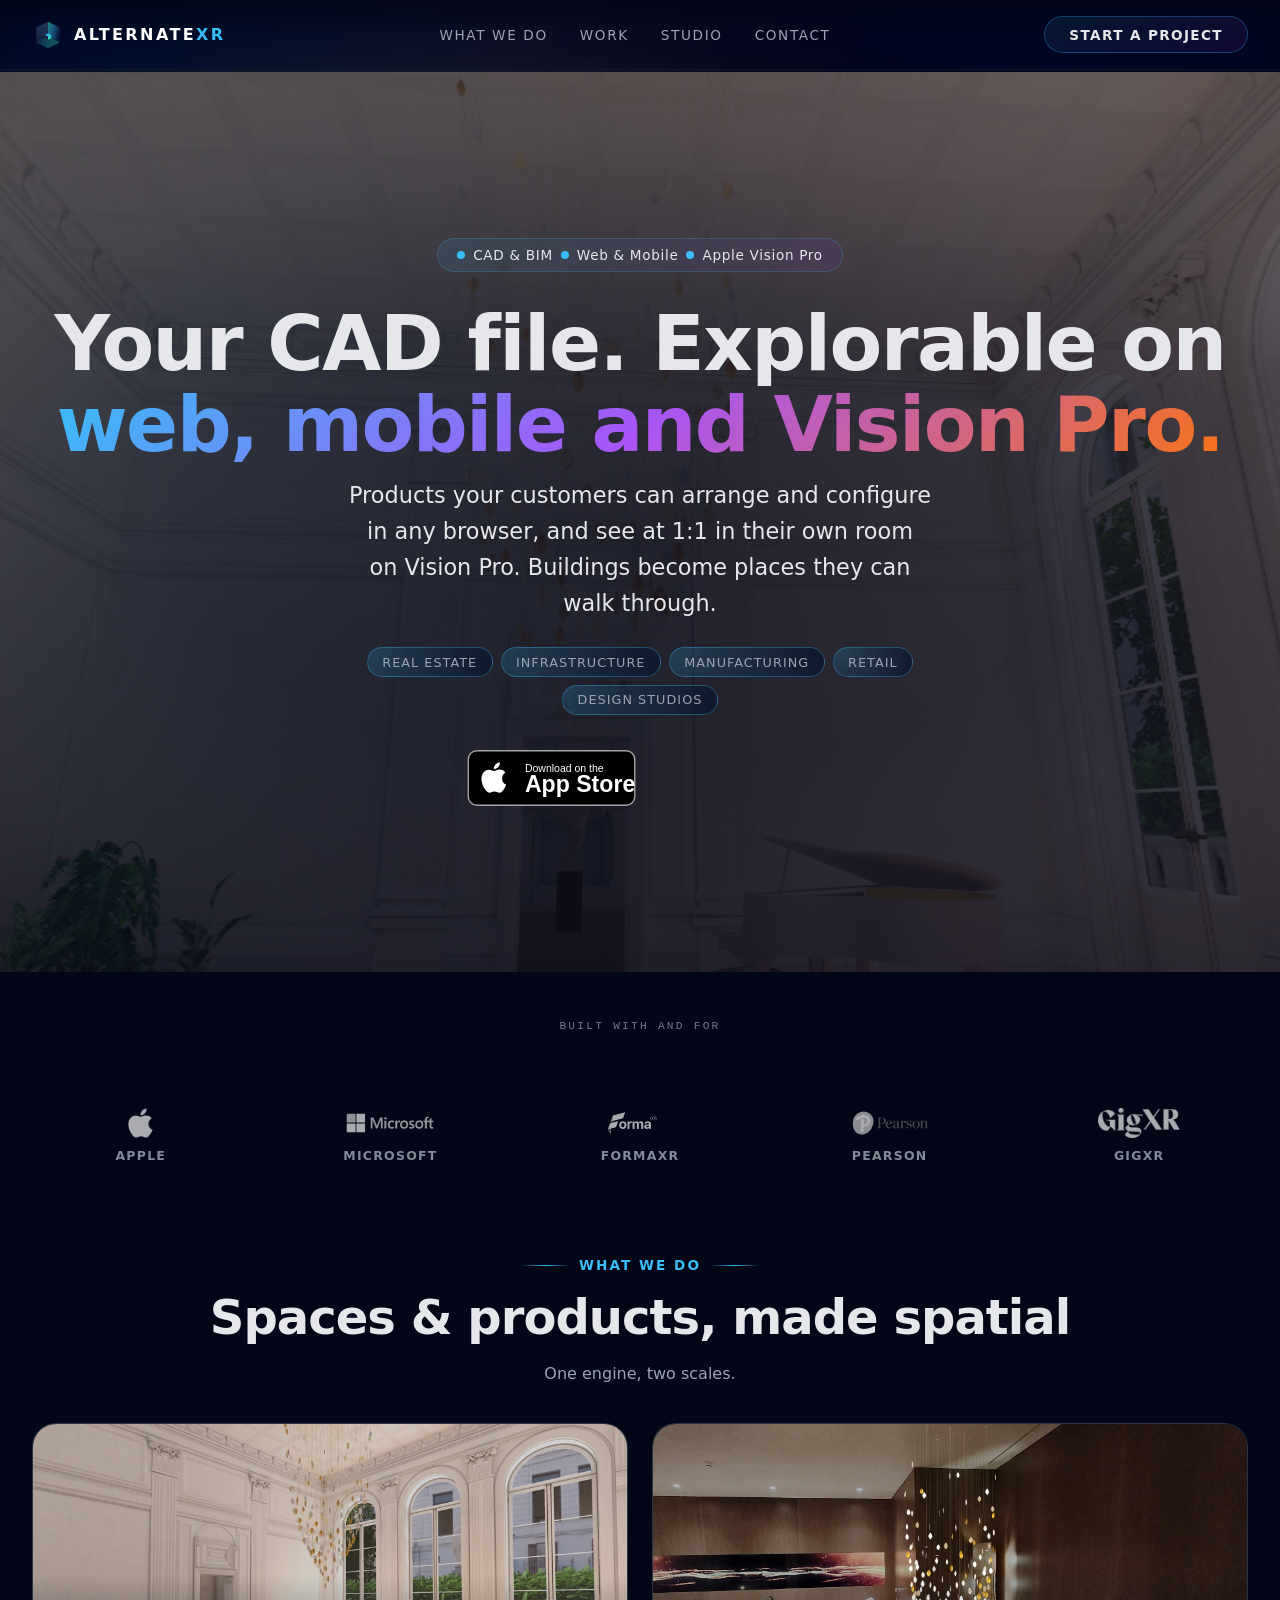
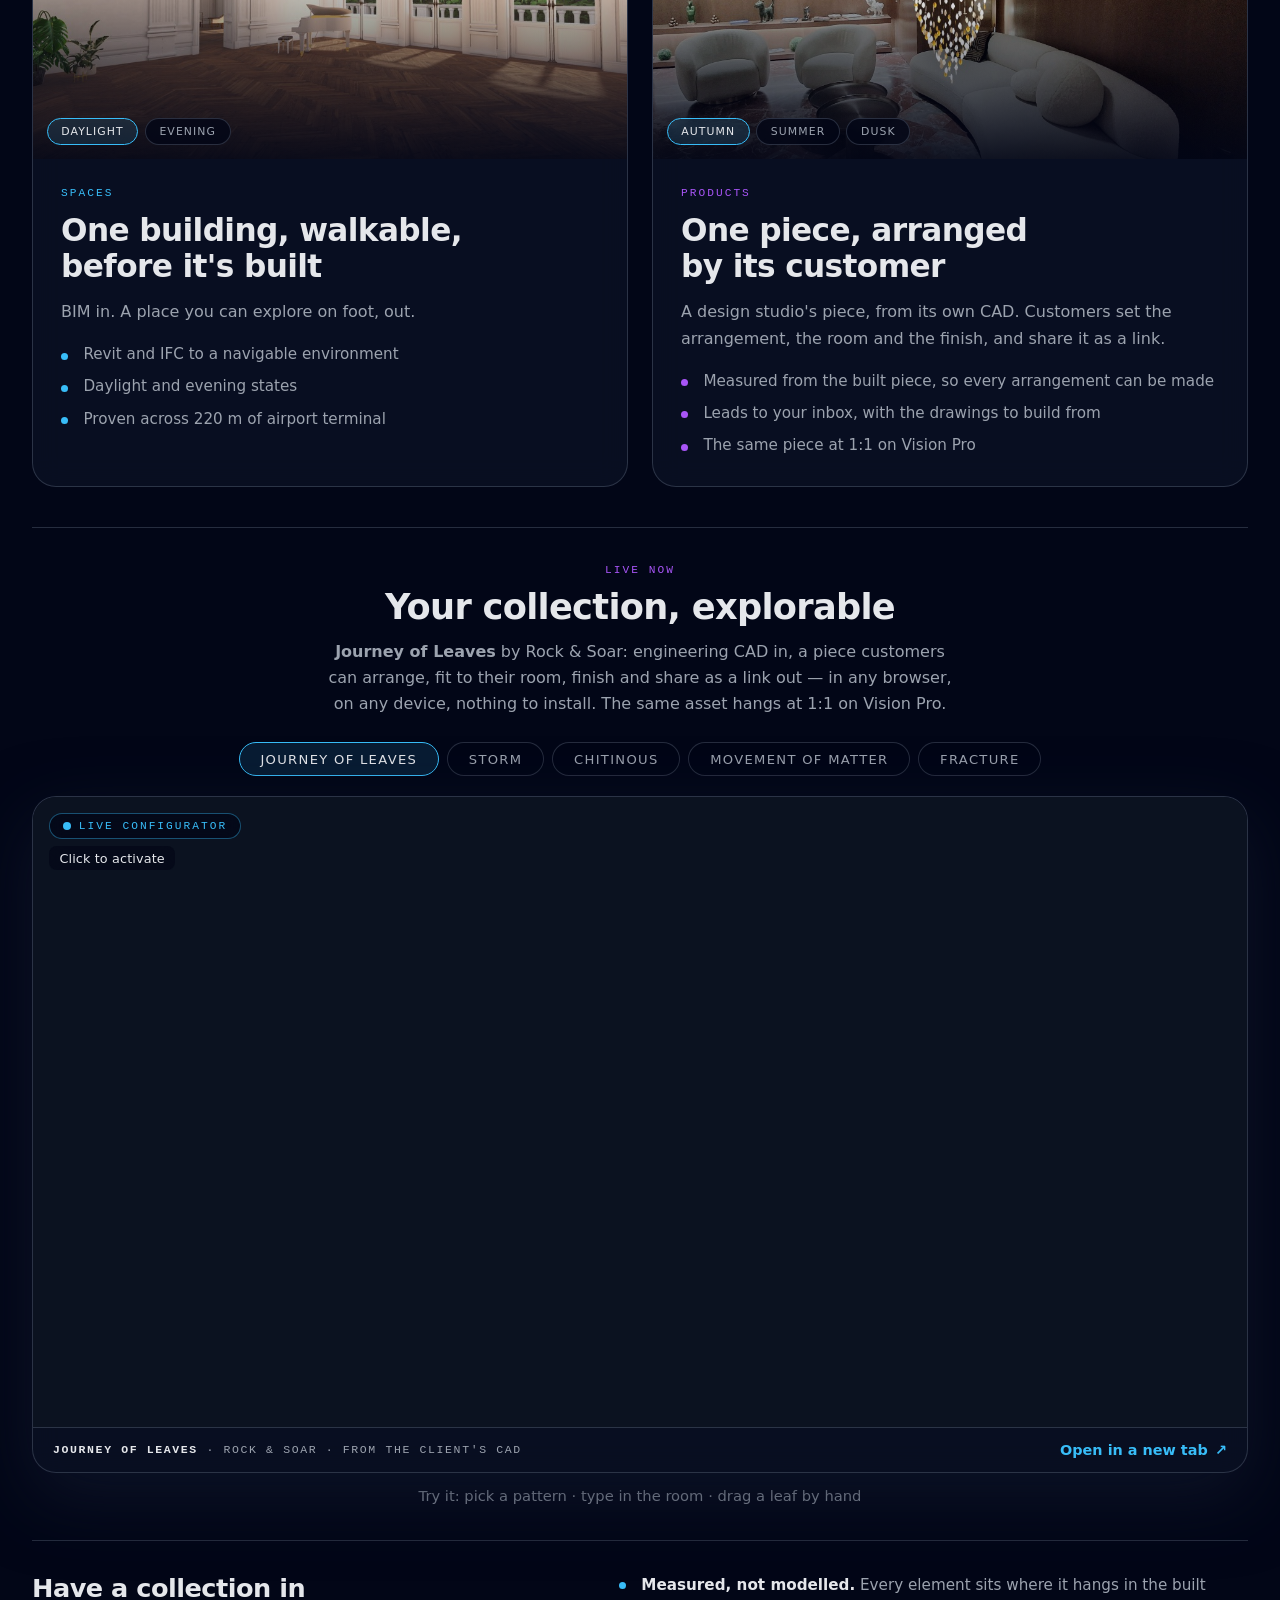
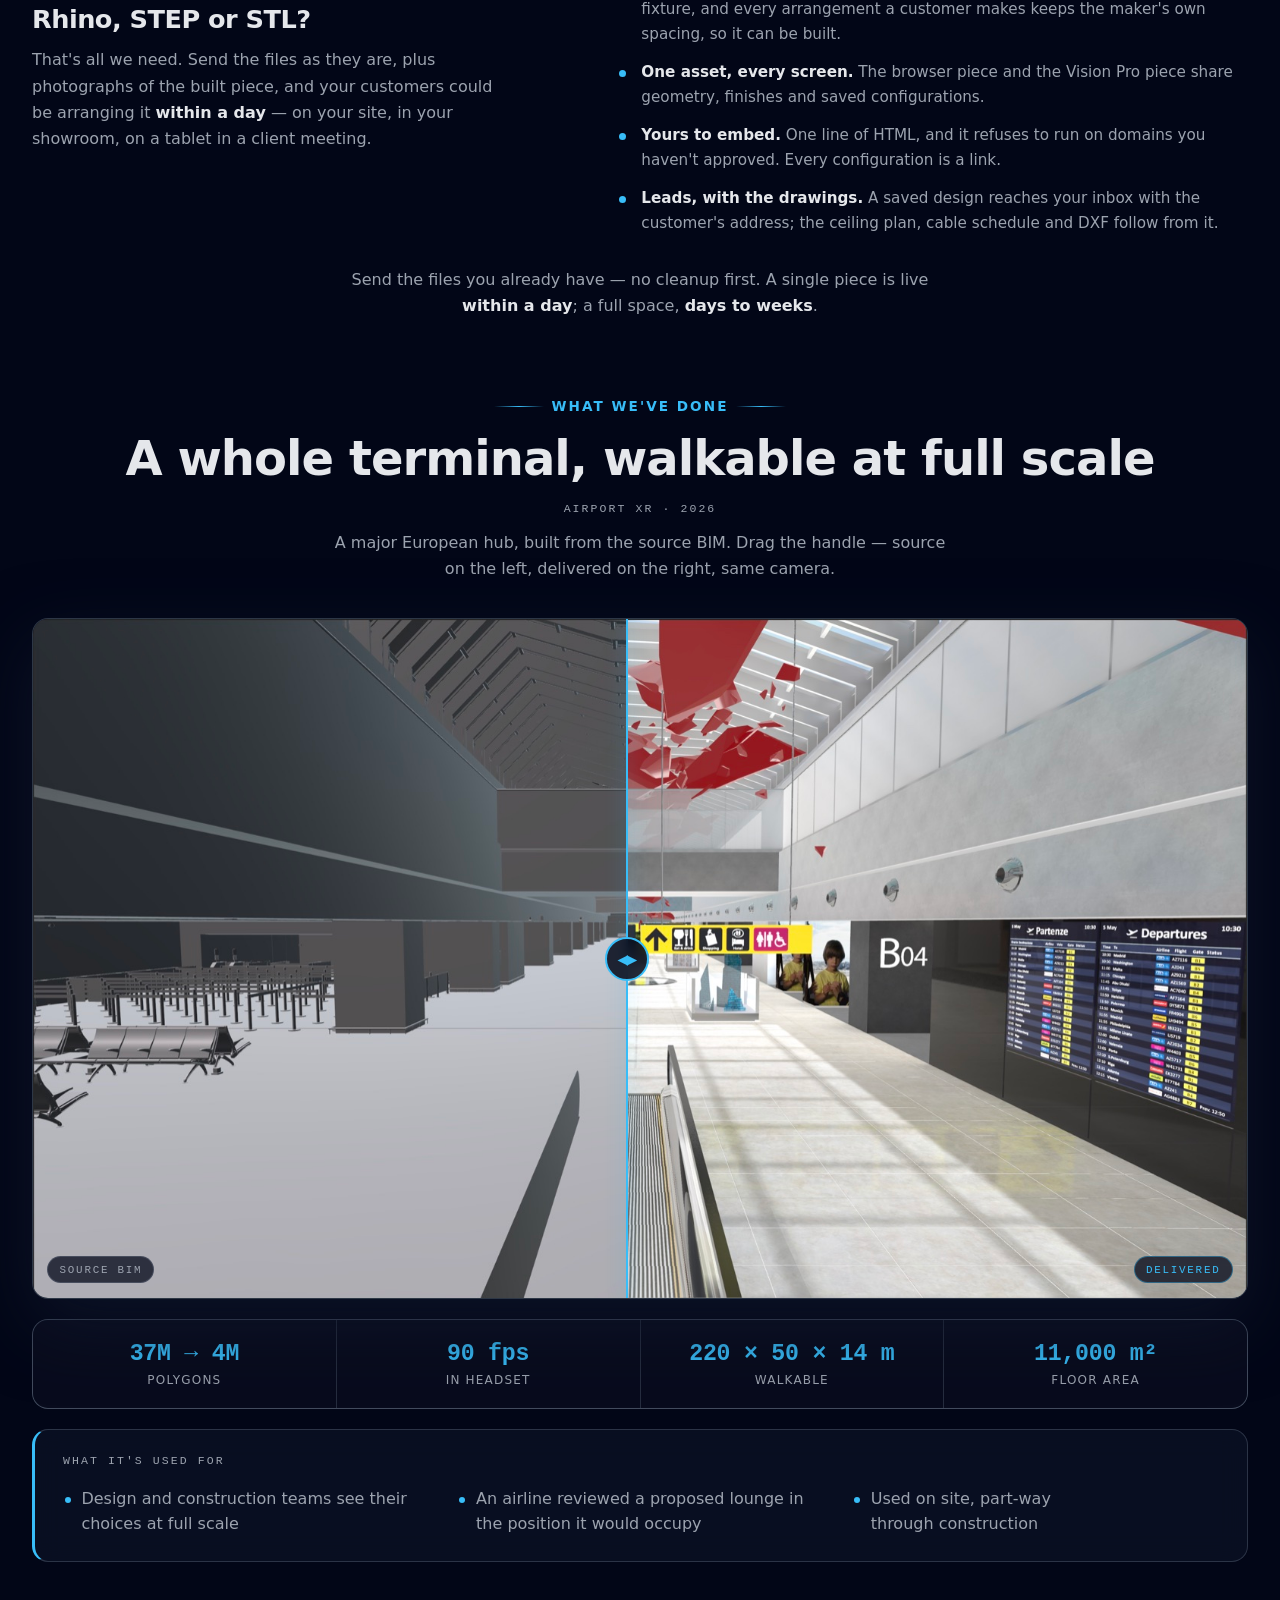
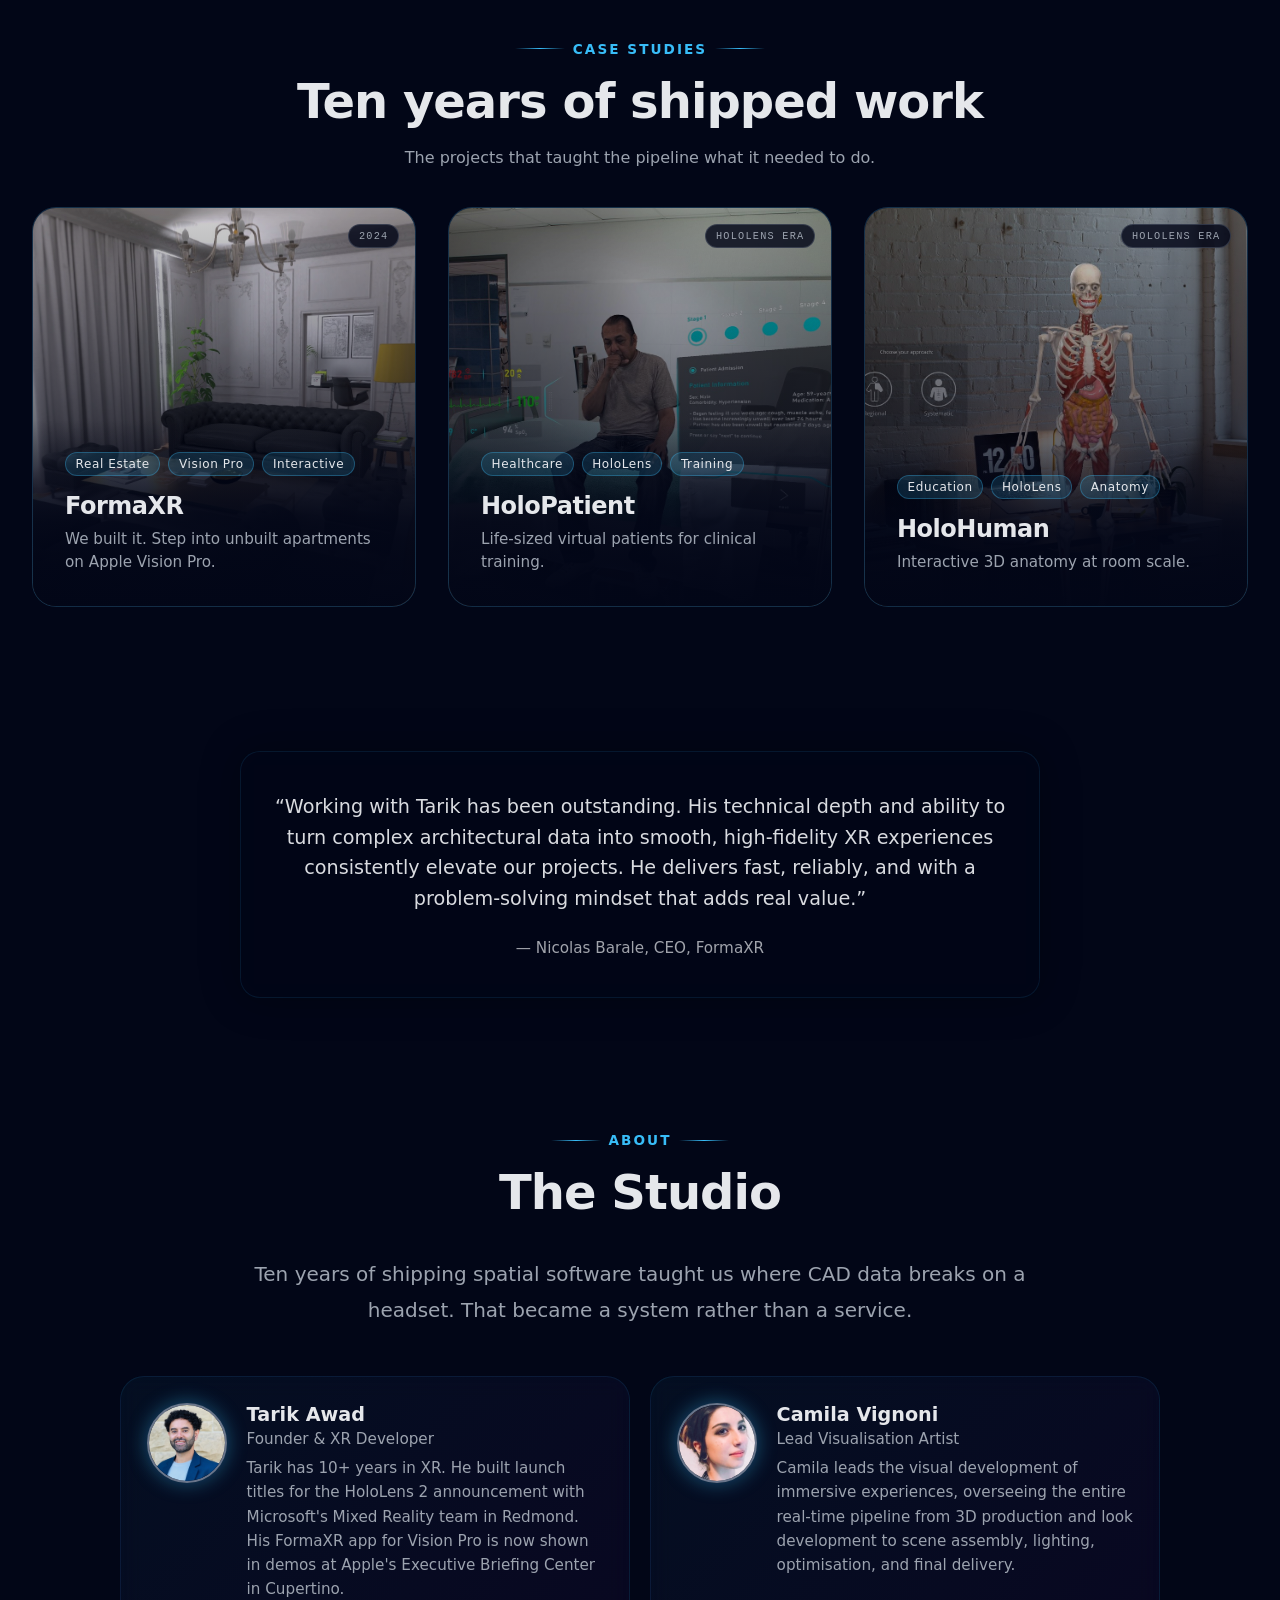
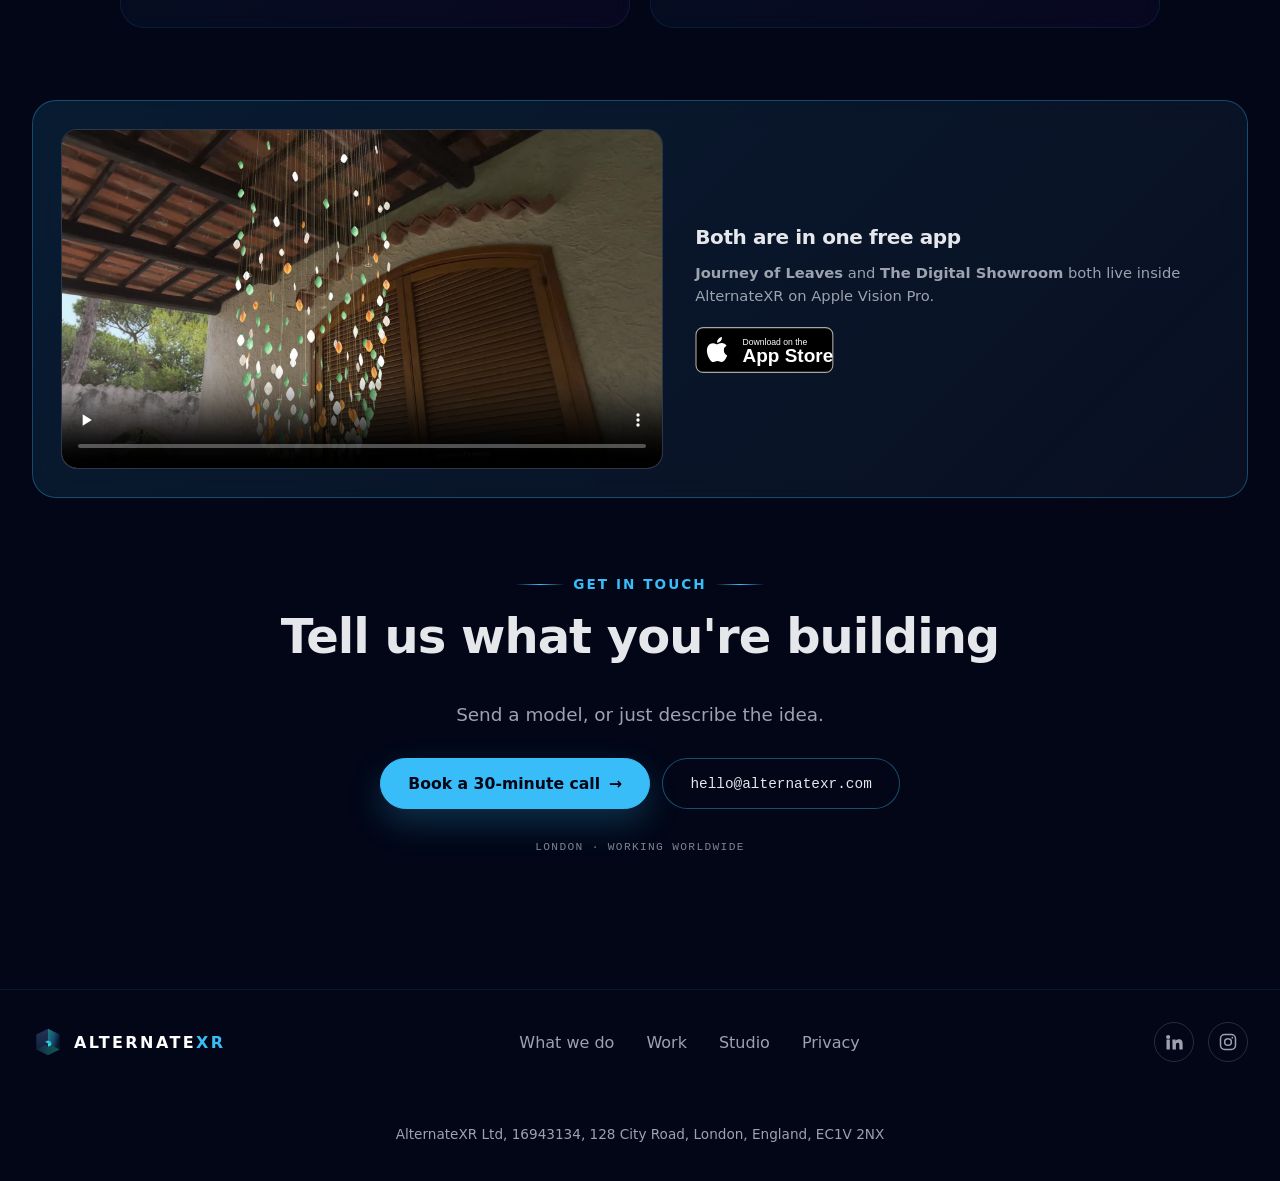
<file: index.html>
<!DOCTYPE html>
<html lang="en">

<head>
    <meta charset="UTF-8" />
    <title>AlternateXR – CAD and BIM to Apple Vision Pro</title>
    <meta name="viewport" content="width=device-width, initial-scale=1" />
    <meta name="color-scheme" content="dark">
    <!-- Google Search only reads raster favicons, and only picks up a square that is
         a multiple of 48px. The SVG stays first for browsers that prefer it. -->
    <link rel="icon" type="image/svg+xml" href="teal-dark-icon.svg">
    <link rel="icon" type="image/png" sizes="96x96" href="icon-96.png">
    <link rel="icon" type="image/png" sizes="192x192" href="icon-192.png">
    <link rel="icon" sizes="any" href="favicon.ico">
    <link rel="apple-touch-icon" sizes="180x180" href="apple-touch-icon.png">
    <meta name="theme-color" content="#020617">
    <meta name="description"
        content="AlternateXR turns CAD and BIM files into Apple Vision Pro experiences. Products appear at true 1:1 scale with switchable finishes in minutes; full BIM models become walkable, high-fidelity spaces." />
    <link rel="canonical" href="https://www.alternatexr.com/">
    <meta property="og:title" content="AlternateXR – CAD and BIM to Apple Vision Pro">
    <meta property="og:description"
        content="Two pipelines: your product in a client's room at 1:1, or your building walkable before it's built. All major 3D formats in, USDZ and GLB out.">
    <meta property="og:type" content="website">
    <meta property="og:url" content="https://www.alternatexr.com/">
    <meta property="og:image" content="https://www.alternatexr.com/media/hero-poster.jpg">
    <meta name="twitter:card" content="summary_large_image">
    <meta name="twitter:title" content="AlternateXR – CAD and BIM to Apple Vision Pro">
    <meta name="twitter:description"
        content="Products at true scale in any room. Buildings you can walk through before they exist.">
    <meta name="twitter:image" content="https://www.alternatexr.com/media/hero-poster.jpg">
    <script type="application/ld+json">
        {
            "@context": "https://schema.org",
            "@type": "ProfessionalService",
            "name": "AlternateXR",
            "legalName": "AlternateXR Ltd",
            "image": "https://www.alternatexr.com/media/hero-poster.jpg",
            "description": "Converts CAD, BIM and 3D models into Apple Vision Pro experiences — products at true 1:1 scale with switchable finishes, and full BIM models as walkable high-fidelity spaces.",
            "address": {
                "@type": "PostalAddress",
                "streetAddress": "128 City Road",
                "addressLocality": "London",
                "postalCode": "EC1V 2NX",
                "addressCountry": "GB"
            },
            "url": "https://www.alternatexr.com",
            "email": "hello@alternatexr.com"
        }
    </script>
    <script type="application/ld+json">
        {
            "@context": "https://schema.org",
            "@type": "SoftwareApplication",
            "name": "AlternateXR",
            "operatingSystem": "visionOS 2.0",
            "applicationCategory": "DesignApplication",
            "url": "https://apps.apple.com/gb/app/alternatexr/id6792300997",
            "description": "View products at true scale in your own space on Apple Vision Pro, with materials that switch live.",
            "offers": {
                "@type": "Offer",
                "price": "0",
                "priceCurrency": "GBP"
            }
        }
    </script>
    <script type="application/ld+json">
        {
            "@context": "https://schema.org",
            "@type": "Service",
            "name": "Product to Apple Vision Pro pipeline",
            "provider": {
                "@type": "Organization",
                "name": "AlternateXR",
                "url": "https://www.alternatexr.com"
            },
            "serviceType": "3D model optimisation and spatial delivery",
            "description": "Automated conversion of CAD and 3D product models into Vision-ready USDZ and GLB, hosted and viewable at true 1:1 scale on Apple Vision Pro, with client-authored material sets.",
            "areaServed": "Worldwide"
        }
    </script>
    <script type="application/ld+json">
        {
            "@context": "https://schema.org",
            "@type": "Service",
            "name": "BIM to walkable spatial environment",
            "provider": {
                "@type": "Organization",
                "name": "AlternateXR",
                "url": "https://www.alternatexr.com"
            },
            "serviceType": "BIM and CAD conversion to explorable high-fidelity environments",
            "description": "Conversion of Revit, IFC and other BIM sources into navigable, high-fidelity spaces for Apple Vision Pro, with lighting states and full-scale exploration.",
            "areaServed": "Worldwide"
        }
    </script>
    <link rel="stylesheet" href="assets/site.css?v=202609041012">
</head>

<body id="top">
    <!-- Navigation -->
    <nav class="nav-container" id="navbar">
        <div class="nav">
            <a href="#top">
                <div class="nav-left">
                    <img src="teal-dark-icon.svg" alt="AlternateXR icon" class="nav-brand-icon">
                    <div class="nav-title">ALTERNATE<span class="xr">XR</span></div>
                </div>
            </a>
            <div class="nav-links">
                <a href="#avenues">What we do</a>
                <a href="#work">Work</a>
                <a href="#studio">Studio</a>
                <a href="#contact">Contact</a>
            </div>
            <a href="#contact" class="nav-cta">Start a Project</a>
            <button class="nav-menu-toggle" id="menuToggle" type="button" aria-label="Open menu"
                aria-expanded="false">
                <span class="nav-menu-icon" aria-hidden="true">
                    <span class="bar"></span>
                    <span class="bar"></span>
                    <span class="bar"></span>
                </span>
            </button>
        </div>
    </nav>

    <!-- Hero Section with Video -->
    <header class="hero">
        <!-- Background Video -->
        <div class="hero-video-wrapper">
            <video class="hero-video" autoplay muted loop playsinline preload="metadata"
                poster="media/hero-poster.jpg" aria-label="Apple Vision Pro passthrough footage: a gilded lighting installation hanging at true scale in a courtyard">
                <source src="media/hero-720.mp4" type="video/mp4" media="(max-width: 900px)">
                <source src="media/hero-1080.mp4" type="video/mp4">
            </video>
            <div class="hero-video-overlay"></div>
        </div>
        <div class="hero-content">
            <div class="hero-badge">
                <div class="badge-icon"></div>
                <span>CAD &amp; BIM</span>
                <div class="badge-icon"></div>
                <span>Web &amp; Mobile</span>
                <div class="badge-icon"></div>
                <span>Apple Vision Pro</span>
            </div>

            <h1 class="hero-heading">
                Your CAD file. Explorable on<br>
                <span class="gradient-text">web, mobile and Vision Pro.</span>
            </h1>

            <p class="hero-subtitle">
                Products your customers can arrange and configure in any browser, and see at 1:1 in
                their own room on Vision Pro. Buildings become places they can walk through.
            </p>
            <div class="hero-capabilities">
                <span class="hero-chip">Real Estate</span>
                <span class="hero-chip">Infrastructure</span>
                <span class="hero-chip">Manufacturing</span>
                <span class="hero-chip">Retail</span>
                <span class="hero-chip">Design Studios</span>
            </div>
            <div class="hero-cta-group">
                <a class="appstore-badge" href="https://apps.apple.com/gb/app/alternatexr/id6792300997"
                    target="_blank" rel="noopener" aria-label="Download AlternateXR on the App Store">
                    <svg viewBox="0 0 120 40" role="img" aria-hidden="true" focusable="false" width="169" height="56">
                        <rect width="120" height="40" rx="6.75" fill="#000" />
                        <rect x="0.5" y="0.5" width="119" height="39" rx="6.25" fill="none" stroke="#a6a6a6"
                            stroke-width="1" />
                        <path fill="#fff"
                            d="M24.77 20.3a4.95 4.95 0 0 1 2.36-4.15 5.07 5.07 0 0 0-3.99-2.16c-1.68-.18-3.31 1-4.17 1-.87 0-2.19-.98-3.61-.95a5.32 5.32 0 0 0-4.47 2.73c-1.93 3.35-.49 8.27 1.36 10.98.93 1.33 2 2.81 3.42 2.76 1.38-.06 1.9-.89 3.57-.89 1.65 0 2.14.89 3.58.85 1.48-.02 2.42-1.33 3.31-2.67a10.9 10.9 0 0 0 1.51-3.09 4.78 4.78 0 0 1-2.92-4.4zM22.04 12.21a4.87 4.87 0 0 0 1.11-3.49 4.96 4.96 0 0 0-3.21 1.66 4.64 4.64 0 0 0-1.14 3.36 4.1 4.1 0 0 0 3.24-1.53z" />
                        <text x="41" y="15.5" fill="#fff" font-family="-apple-system, Helvetica, Arial, sans-serif"
                            font-size="7.5">Download on the</text>
                        <text x="41" y="30" fill="#fff" font-family="-apple-system, Helvetica, Arial, sans-serif"
                            font-size="16.5" font-weight="600">App Store</text>
                    </svg>
                </a>
                <button class="btn-secondary" onclick="location.href='#contact'">Book a call</button>
            </div>
        </div>
    </header>

    <main class="shell">
        <!-- Proof strip -->
        <section class="proof" id="clients">
            <div class="proof-label">Built with and for</div>
            <div class="clients-marquee">
                <div class="clients-grid">
                    <div class="client-logo">
                        <img src="logos/apple.png" alt="Apple" width="36" height="36" loading="lazy" />
                        <span>Apple</span>
                    </div>
                    <div class="client-logo">
                        <img src="logos/microsoft.png" alt="Microsoft" width="36" height="36" loading="lazy" />
                        <span>Microsoft</span>
                    </div>
                    <div class="client-logo">
                        <img src="logos/formaxr.png" alt="FormaXR" width="36" height="36" loading="lazy" />
                        <span>FormaXR</span>
                    </div>
                    <div class="client-logo">
                        <img src="logos/pearson.png" alt="Pearson Education" width="36" height="36" loading="lazy" />
                        <span>Pearson</span>
                    </div>
                    <div class="client-logo">
                        <img src="logos/gigxr.png" alt="GIGXR" width="36" height="36" loading="lazy" />
                        <span>GIGXR</span>
                    </div>
                </div>
            </div>
        </section>

        <!-- Two avenues -->
        <section class="section" id="avenues">
            <div class="section-header section-header--tight">
                <div class="section-eyebrow">What we do</div>
                <h2 class="section-title">Spaces &amp; products, made spatial</h2>
                <p class="lede">One engine, two scales.</p>
            </div>

            <div class="avenues">
                <article class="avenue avenue--spaces" id="spaces">
                    <div class="avenue-media stateful">
                        <div class="statepair">
                            <img class="is-shown" src="media/showroom-day-hero-960.jpg"
                                alt="A finished interior in daylight, with a grand piano and chandelier"
                                width="960" height="540" loading="lazy" />
                            <img src="media/showroom-night-hero-960.jpg"
                                alt="The same interior in the evening, the chandelier lit"
                                width="960" height="540" loading="lazy" />
                        </div>
                        <div class="state-controls state-controls--overlay" role="group"
                            aria-label="Choose a lighting state">
                            <button type="button" class="state-btn" aria-pressed="true" data-index="0">Daylight</button>
                            <button type="button" class="state-btn" aria-pressed="false" data-index="1">Evening</button>
                        </div>
                    </div>
                    <div class="avenue-body">
                        <div class="avenue-kicker">Spaces</div>
                        <h3 class="avenue-title">One building, walkable, before it's built</h3>
                        <p class="avenue-text">
                            BIM in. A place you can explore on foot, out.
                        </p>
                        <ul class="avenue-points">
                            <li>Revit and IFC to a navigable environment</li>
                            <li>Daylight and evening states</li>
                            <li>Proven across 220 m of airport terminal</li>
                        </ul>
                    </div>
                </article>

                <article class="avenue avenue--products" id="products">
                    <div class="avenue-media stateful">
                        <div class="statepair">
                            <img class="is-shown" src="media/product-autumn-1440.jpg"
                                srcset="media/product-autumn-960.jpg 960w, media/product-autumn-1440.jpg 1440w"
                                sizes="(max-width: 768px) 100vw, 50vw"
                                alt="Journey of Leaves by Rock &amp; Soar in its Gilded Autumn finish, shown at full scale in a contemporary lounge"
                                width="1440" height="810" loading="lazy" />
                            <img src="media/product-summer-1440.jpg"
                                srcset="media/product-summer-960.jpg 960w, media/product-summer-1440.jpg 1440w"
                                sizes="(max-width: 768px) 100vw, 50vw"
                                alt="The same installation in its Verdant Summer finish, with green and orange leaves"
                                width="1440" height="810" loading="lazy" />
                            <img src="media/product-dusk-1440.jpg"
                                srcset="media/product-dusk-960.jpg 960w, media/product-dusk-1440.jpg 1440w"
                                sizes="(max-width: 768px) 100vw, 50vw"
                                alt="The same installation in its Aurora Dusk finish, with red, silver and bronze leaves"
                                width="1440" height="810" loading="lazy" />
                        </div>
                        <div class="state-controls state-controls--overlay" role="group"
                            aria-label="Choose a finish">
                            <button type="button" class="state-btn" aria-pressed="true" data-index="0">Autumn</button>
                            <button type="button" class="state-btn" aria-pressed="false" data-index="1">Summer</button>
                            <button type="button" class="state-btn" aria-pressed="false" data-index="2">Dusk</button>
                        </div>
                    </div>
                    <div class="avenue-body">
                        <div class="avenue-kicker">Products</div>
                        <h3 class="avenue-title">One piece, arranged by its customer</h3>
                        <p class="avenue-text">
                            A design studio's piece, from its own CAD. Customers set the arrangement, the room and the finish, and share it as a link.
                        </p>
                        <ul class="avenue-points">
                            <li>Measured from the built piece, so every arrangement can be made</li>
                            <li>Leads to your inbox, with the drawings to build from</li>
                            <li>The same piece at 1:1 on Vision Pro</li>
                        </ul>
                    </div>
                </article>
            </div>


                        
            <div class="live-sub" id="live">
                <div class="live-sub-head">
                    <div class="avenue-kicker">Live now</div>
                    <h3 class="live-sub-title">Your collection, explorable</h3>
                    <p class="live-sub-lede"><strong id="liveLedeName">Journey of Leaves</strong> by Rock &amp; Soar: engineering CAD in, a piece customers can arrange,
                        fit to their room, finish and share as a link out &mdash; in any browser, on any device, nothing to install.
                        The same asset hangs at 1:1 on Vision Pro.</p>
                </div>
                <div class="live-switch" role="group" aria-label="Choose a piece">
                    <button type="button" class="state-btn" aria-pressed="true" data-piece="jol">Journey of Leaves</button>
                    <button type="button" class="state-btn" aria-pressed="false" data-piece="storm">Storm</button>
                    <button type="button" class="state-btn" aria-pressed="false" data-piece="chitinous">Chitinous</button>
                    <button type="button" class="state-btn" aria-pressed="false" data-piece="mom">Movement of Matter</button>
                    <button type="button" class="state-btn" aria-pressed="false" data-piece="fracture">Fracture</button>
                </div>
                <div class="live-card" id="liveCard">
                    <div class="live-frame" id="liveFrame">
                        <iframe src="https://rockandsoar.alternatexr.com/jol/"
            style="border:0;width:100%;aspect-ratio:4/3;min-height:480px;max-height:90vh"
            allow="fullscreen" title="Configurator by Rock &amp; Soar" loading="lazy"></iframe>
                        <button type="button" class="live-gate" id="liveGate" aria-label="Activate the configurator"></button>
                        <div class="live-badge" id="liveBadge" aria-live="polite">
                            <span class="live-pill"><span class="live-dot" aria-hidden="true"></span>Live configurator</span>
                            <span class="live-hint"><span class="idle"><span class="click">Click to activate</span><span class="tap">Tap to activate</span></span><span class="on"><span class="click">drag to orbit &middot; right-drag to pan &middot; scroll to zoom</span><span class="tap">drag to orbit &middot; two fingers to pan &middot; pinch to zoom</span></span></span>
                        </div>
                    </div>
                    <div class="live-bar">
                        <div class="live-attrib"><b id="liveName">Journey of Leaves</b> &middot; Rock &amp; Soar<span class="long"> &middot; from the client's CAD</span></div>
                        <a class="live-open" id="liveOpen" href="https://rockandsoar.alternatexr.com/jol/" target="_blank" rel="noopener">
                            <span class="label">Open in a new tab</span><span class="arrow" aria-hidden="true">&nearr;</span>
                        </a>
                    </div>
                </div>
                <p class="live-try">Try it: pick a pattern &middot; type in the room &middot; drag a <span id="liveNoun">leaf</span> by hand</p>
                <div class="live-after">
                    <div class="live-after-lead">
                        <h3>Have a collection in Rhino, STEP or STL?</h3>
                        <p>That's all we need. Send the files as they are, plus photographs of the built piece,
                            and your customers could be arranging it <b>within a day</b> &mdash; on your site, in your
                            showroom, on a tablet in a client meeting.</p>
                    </div>
                    <ul class="live-after-points">
                        <li><b>Measured, not modelled.</b> Every element sits where it hangs in the built fixture, and every arrangement a customer makes keeps the maker's own spacing, so it can be built.</li>
                        <li><b>One asset, every screen.</b> The browser piece and the Vision Pro piece share geometry, finishes and saved configurations.</li>
                        <li><b>Yours to embed.</b> One line of HTML, and it refuses to run on domains you haven't approved. Every configuration is a link.</li>
                        <li><b>Leads, with the drawings.</b> A saved design reaches your inbox with the customer's address; the ceiling plan, cable schedule and DXF follow from it.</li>
                    </ul>
                </div>
            </div>

            <p class="avenues-note">
                Send the files you already have &mdash; no cleanup first. A single piece is live
                <b>within a day</b>; a full space, <b>days to weeks</b>.
            </p>
        </section>

        <!-- Live demo: the Rock & Soar Journey of Leaves configurator, embedded. A click-to-activate
             gate keeps the configurator from capturing the page scroll until asked;
             it re-arms only once the frame has left the viewport. -->
        

        <!-- What we've done: the airport wipe, given its own section so the delivered
             work reads as a counterpart to "What we do" rather than a footnote to it. -->
        <section class="section" id="flagship">
            <div class="section-header section-header--tight">
                <div class="section-eyebrow">What we've done</div>
                <h2 class="section-title">A whole terminal, walkable at full scale</h2>
                <div class="eyebrow-mono flagship-credit">Airport XR &middot; 2026</div>
                <p class="lede">
                    A major European hub, built from the source BIM. Drag the handle &mdash;
                    source on the left, delivered on the right, same camera.
                </p>
            </div>

            <div class="case-flagship case-flagship--inline">
                <div class="compare" id="compare">
                    <img class="compare-img compare-before" draggable="false" src="media/airport-before-1600.jpg"
                        srcset="media/airport-before-800.jpg 800w, media/airport-before-1600.jpg 1600w, media/airport-before-2400.jpg 2400w"
                        sizes="(max-width: 1280px) 100vw, 1200px"
                        alt="The terminal as an untextured grey BIM model, showing structure only"
                        width="3400" height="1902" />
                    <img class="compare-img compare-after" draggable="false" src="media/airport-after-1600.jpg"
                        srcset="media/airport-after-800.jpg 800w, media/airport-after-1600.jpg 1600w, media/airport-after-2400.jpg 2400w"
                        sizes="(max-width: 1280px) 100vw, 1200px"
                        alt="The same terminal delivered: materials, lighting, signage, seating and travelators"
                        width="3400" height="1902" />
                    <input class="compare-range" id="compareRange" type="range" min="0" max="100" value="50" step="0.1"
                        aria-label="Reveal the delivered environment" />
                    <div class="compare-divider" aria-hidden="true"></div>
                    <div class="compare-knob" aria-hidden="true">&#9664;&#9654;</div>
                    <div class="compare-tag compare-tag--before">Source BIM</div>
                    <div class="compare-tag compare-tag--after">Delivered</div>
                </div>

                <div class="figures">
                    <div class="figure">
                        <div class="figure-value">37M &rarr; 4M</div>
                        <div class="figure-label">Polygons</div>
                    </div>
                    <div class="figure">
                        <div class="figure-value">90 fps</div>
                        <div class="figure-label">In headset</div>
                    </div>
                    <div class="figure">
                        <div class="figure-value">220 &times; 50 &times; 14 m</div>
                        <div class="figure-label">Walkable</div>
                    </div>
                    <div class="figure">
                        <div class="figure-value">11,000 m&sup2;</div>
                        <div class="figure-label">Floor area</div>
                    </div>
                </div>

                <div class="outcome">
                    <div class="eyebrow-mono">What it's used for</div>
                    <ul class="outcome-points">
                        <li>Design and construction teams see their choices at full scale</li>
                        <li>An airline reviewed a proposed lounge in the position it would occupy</li>
                        <li>Used on site, part-way through construction</li>
                    </ul>
                </div>
            </div>
        </section>

        <!-- Work -->
        <section class="section" id="work">
            <div class="section-header section-header--tight">
                <div class="section-eyebrow">Case studies</div>
                <h2 class="section-title">Ten years of shipped work</h2>
                <p class="lede">The projects that taught the pipeline what it needed to do.</p>
            </div>

            <div class="work-grid">
                <!-- FormaXR -->
                <div class="work-card project-trigger" data-project="formaxr">
                    <div class="work-card-era">2024</div>
                    <div class="work-card-bg" style="background-image: url('forma-thumb.jpg');"></div>
                    <div class="work-card-content">
                        <div class="work-card-tags">
                            <span class="work-tag">Real Estate</span>
                            <span class="work-tag">Vision Pro</span>
                            <span class="work-tag">Interactive</span>
                        </div>
                        <h3 class="work-card-title">FormaXR</h3>
                        <p class="work-card-description">
                            We built it. Step into unbuilt apartments on Apple Vision Pro.
                        </p>
                        <div class="work-card-hover-hint">
                            <span class="hint-text">View preview</span>
                        </div>
                    </div>
                </div>

                <!-- YachtXR — held back pending new card art. The current thumbnail puts
                     the yacht on a suburban lawn, which reads against "cinematic" and
                     "luxury". Restore this block once there's a framed render, and switch
                     #work .work-grid back to two columns (see site.css).
                <div class="work-card project-trigger" data-project="yachtxr">
                    <div class="work-card-era">2025</div>
                    <div class="work-card-bg" style="background-image: url('media/yachtxr-1200.jpg');"></div>
                    <div class="work-card-content">
                        <div class="work-card-tags">
                            <span class="work-tag">Lifestyle</span>
                            <span class="work-tag">Vision Pro</span>
                            <span class="work-tag">Visualisation</span>
                        </div>
                        <h3 class="work-card-title">YachtXR</h3>
                        <p class="work-card-description">
                            Explore a luxury yacht in a cinematic, real-time environment.
                        </p>
                        <div class="work-card-hover-hint">
                            <span class="hint-text">View preview</span>
                        </div>
                    </div>
                </div>
                -->

                <!-- HoloPatient -->
                <div class="work-card project-trigger" data-project="holopatient">
                    <div class="work-card-era">HoloLens era</div>
                    <div class="work-card-bg" style="background-image: url('holopatient-thumb.jpg');"></div>
                    <div class="work-card-content">
                        <div class="work-card-tags">
                            <span class="work-tag">Healthcare</span>
                            <span class="work-tag">HoloLens</span>
                            <span class="work-tag">Training</span>
                        </div>
                        <h3 class="work-card-title">HoloPatient</h3>
                        <p class="work-card-description">
                            Life-sized virtual patients for clinical training.
                        </p>
                        <div class="work-card-hover-hint">
                            <span class="hint-text">View preview</span>
                        </div>
                    </div>
                </div>

                <!-- HoloHuman -->
                <div class="work-card project-trigger" data-project="holohuman">
                    <div class="work-card-era">HoloLens era</div>
                    <div class="work-card-bg" style="background-image: url('holohuman-thumb.jpg');"></div>
                    <div class="work-card-content">
                        <div class="work-card-tags">
                            <span class="work-tag">Education</span>
                            <span class="work-tag">HoloLens</span>
                            <span class="work-tag">Anatomy</span>
                        </div>
                        <h3 class="work-card-title">HoloHuman</h3>
                        <p class="work-card-description">
                            Interactive 3D anatomy at room scale.
                        </p>
                        <div class="work-card-hover-hint">
                            <span class="hint-text">View preview</span>
                        </div>
                    </div>
                </div>
            </div>
        </section>

        <!-- Project Modal -->
        <div class="project-modal" id="projectModal" aria-hidden="true">
            <div class="project-modal-backdrop" id="projectModalBackdrop"></div>
            <div class="project-modal-dialog" role="dialog" aria-modal="true" aria-labelledby="projectModalTitle">
                <button class="project-modal-close" id="projectModalClose" aria-label="Close project details">&times;</button>

                <div class="project-modal-media">
                    <video id="projectModalVideo" class="project-modal-video" autoplay muted loop playsinline
                        preload="metadata" poster=""></video>
                </div>

                <div class="project-modal-body">
                    <div class="project-modal-tags" id="projectModalTags"></div>
                    <h3 class="project-modal-title" id="projectModalTitle"></h3>
                    <p class="project-modal-text" id="projectModalText"></p>
                    <ul class="project-modal-list" id="projectModalList"></ul>
                </div>
            </div>
        </div>

        <section class="testimonial" id="testimonial">
            <div class="testimonial-card">
                <p class="testimonial-text">
                    “Working with Tarik has been outstanding. His technical depth and ability to turn complex
                    architectural data into smooth, high-fidelity XR experiences consistently elevate our projects. He
                    delivers fast, reliably, and with a problem-solving mindset that adds real value.”
                </p>
                <p class="testimonial-author">
                    — Nicolas Barale, CEO, FormaXR
                </p>
            </div>
        </section>

        <!-- Studio -->
        <section class="section" id="studio">
            <div class="section-header section-header--tight">
                <div class="section-eyebrow">About</div>
                <h2 class="section-title">The Studio</h2>
            </div>

            <div class="about-container">
                <p class="about-text">
                    Ten years of shipping spatial software taught us where CAD data breaks on a
                    headset. That became a system rather than a service.
                </p>

                <div class="team">
                    <div class="about-founder">
                        <img src="media/tarik-400.jpg"
                            srcset="media/tarik-400.jpg 400w, media/tarik-800.jpg 800w"
                            sizes="140px" alt="Tarik Awad" class="founder-avatar-img"
                            width="400" height="400" loading="lazy" />
                        <div class="founder-info">
                            <div class="founder-name">Tarik Awad</div>
                            <div class="founder-role">Founder &amp; XR Developer</div>
                            <p class="founder-bio">
                                Tarik has 10+ years in XR. He built launch titles for the HoloLens&nbsp;2
                                announcement with Microsoft's Mixed Reality team in Redmond. His FormaXR app
                                for Vision&nbsp;Pro is now shown in demos at Apple's Executive Briefing Center
                                in Cupertino.
                            </p>
                        </div>
                    </div>

                    <div class="about-founder">
                        <img src="media/camila-400.jpg" sizes="140px" alt="Camila Vignoni"
                            class="founder-avatar-img" width="400" height="400" loading="lazy" />
                        <div class="founder-info">
                            <div class="founder-name">Camila Vignoni</div>
                            <div class="founder-role">Lead Visualisation Artist</div>
                            <p class="founder-bio">
                                Camila leads the visual development of immersive experiences, overseeing
                                the entire real-time pipeline from 3D production and look development to
                                scene assembly, lighting, optimisation, and final delivery.
                            </p>
                        </div>
                    </div>
                </div>
            </div>
        </section>

        <!-- The app: a quiet download strip near the foot of the page, after the
             work has done the persuading. -->
        <section class="section" id="app">
            <div class="appcard appcard--video">
                <div class="appcard-media">
                    <!-- Click-to-play: preload="none" means this costs nothing until pressed. -->
                    <video class="appcard-video" controls playsinline preload="none"
                        poster="media/app-preview-poster.jpg"
                        aria-label="AlternateXR on Apple Vision Pro: a lighting installation hanging at true scale, a city model on a table, and the Digital Showroom">
                        <source src="media/app-preview-720.mp4" type="video/mp4" media="(max-width: 900px)">
                        <source src="media/app-preview-1080.mp4" type="video/mp4">
                    </video>
                </div>
                <div class="appcard-body">
                    <h3>Both are in one free app</h3>
                    <p>
                        <strong>Journey of Leaves</strong> and <strong>The Digital Showroom</strong>
                        both live inside AlternateXR on Apple Vision&nbsp;Pro.
                    </p>
                    <a class="appstore-badge" href="https://apps.apple.com/gb/app/alternatexr/id6792300997"
                        target="_blank" rel="noopener" aria-label="Download AlternateXR on the App Store">
                        <svg viewBox="0 0 120 40" role="img" aria-hidden="true" focusable="false" width="169" height="56">
                            <rect width="120" height="40" rx="6.75" fill="#000" />
                            <rect x="0.5" y="0.5" width="119" height="39" rx="6.25" fill="none" stroke="#a6a6a6"
                                stroke-width="1" />
                            <path fill="#fff"
                                d="M24.77 20.3a4.95 4.95 0 0 1 2.36-4.15 5.07 5.07 0 0 0-3.99-2.16c-1.68-.18-3.31 1-4.17 1-.87 0-2.19-.98-3.61-.95a5.32 5.32 0 0 0-4.47 2.73c-1.93 3.35-.49 8.27 1.36 10.98.93 1.33 2 2.81 3.42 2.76 1.38-.06 1.9-.89 3.57-.89 1.65 0 2.14.89 3.58.85 1.48-.02 2.42-1.33 3.31-2.67a10.9 10.9 0 0 0 1.51-3.09 4.78 4.78 0 0 1-2.92-4.4zM22.04 12.21a4.87 4.87 0 0 0 1.11-3.49 4.96 4.96 0 0 0-3.21 1.66 4.64 4.64 0 0 0-1.14 3.36 4.1 4.1 0 0 0 3.24-1.53z" />
                            <text x="41" y="15.5" fill="#fff" font-family="-apple-system, Helvetica, Arial, sans-serif"
                                font-size="7.5">Download on the</text>
                            <text x="41" y="30" fill="#fff" font-family="-apple-system, Helvetica, Arial, sans-serif"
                                font-size="16.5" font-weight="600">App Store</text>
                        </svg>
                    </a>
                </div>
            </div>
        </section>

        <!-- Contact -->
        <section class="section" id="contact">
            <div class="section-header section-header--tight">
                <div class="section-eyebrow">Get in touch</div>
                <h2 class="section-title">Tell us what you're building</h2>
            </div>

            <div class="contact-box">
                <p class="contact-lede">
                    Send a model, or just describe the idea.
                </p>

                <div class="contact-actions">
                    <a class="cta-primary" href="https://calendly.com/tarik-alternatexr/30min"
                        target="_blank" rel="noopener">
                        Book a 30-minute call
                        <span class="cta-arrow" aria-hidden="true">&rarr;</span>
                    </a>
                    <!-- The mailto pre-fills a short brief: a static site can't post a form,
                         but it can hand the visitor the form. -->
                    <a class="cta-secondary"
                        href="mailto:hello@alternatexr.com?subject=Project%20enquiry&amp;body=Project%3A%0D%0A%0D%0ASource%20files%20(Revit%2C%20IFC%2C%20STEP%2C%20FBX%2C%20OBJ)%3A%0D%0A%0D%0ATimeline%3A%0D%0A%0D%0A">
                        hello@alternatexr.com
                    </a>
                </div>

                <p class="contact-foot">London &middot; working worldwide</p>
            </div>
        </section>

    </main>

    <!-- Footer -->
    <footer class="footer">
        <div class="footer-content">
            <a href="#top">
                <div class="footer-brand">
                    <img src="teal-dark-icon.svg" alt="AlternateXR icon" class="nav-brand-icon">
                    <span class="nav-title">ALTERNATE<span class="xr">XR</span></span>
                </div>
            </a>
            <div class="footer-links">
                <a href="#avenues">What we do</a>
                <a href="#work">Work</a>
                <a href="#studio">Studio</a>
                <a href="privacy.html">Privacy</a>
            </div>
            <div class="footer-social">
                <a href="https://www.linkedin.com/company/alternatexr" target="_blank" rel="noopener"
                    aria-label="AlternateXR on LinkedIn">
                    <svg viewBox="0 0 24 24" width="20" height="20" fill="currentColor" aria-hidden="true"
                        focusable="false">
                        <path d="M4.98 3.5a2.5 2.5 0 1 1 0 5 2.5 2.5 0 0 1 0-5zM3 9h4v12H3zM10 9h3.8v1.7h.05c.53-.95 1.83-1.95 3.76-1.95 4.02 0 4.76 2.5 4.76 5.75V21h-4v-5.3c0-1.27-.02-2.9-1.9-2.9-1.9 0-2.19 1.38-2.19 2.81V21h-4z" />
                    </svg>
                </a>
                <a href="https://www.instagram.com/alternatexrstudio" target="_blank" rel="noopener"
                    aria-label="AlternateXR on Instagram">
                    <svg viewBox="0 0 24 24" width="20" height="20" fill="none" stroke="currentColor"
                        stroke-width="1.8" aria-hidden="true" focusable="false">
                        <rect x="3" y="3" width="18" height="18" rx="5" />
                        <circle cx="12" cy="12" r="4" />
                        <circle cx="17.2" cy="6.8" r="1.1" fill="currentColor" stroke="none" />
                    </svg>
                </a>
            </div>
            <div class="footer-copyright">
                AlternateXR Ltd, 16943134, 128 City Road, London, England, EC1V 2NX
            </div>
        </div>
    </footer>

    <script src="assets/site.js?v=202609041012" defer></script>
</body>

</html>
</file>
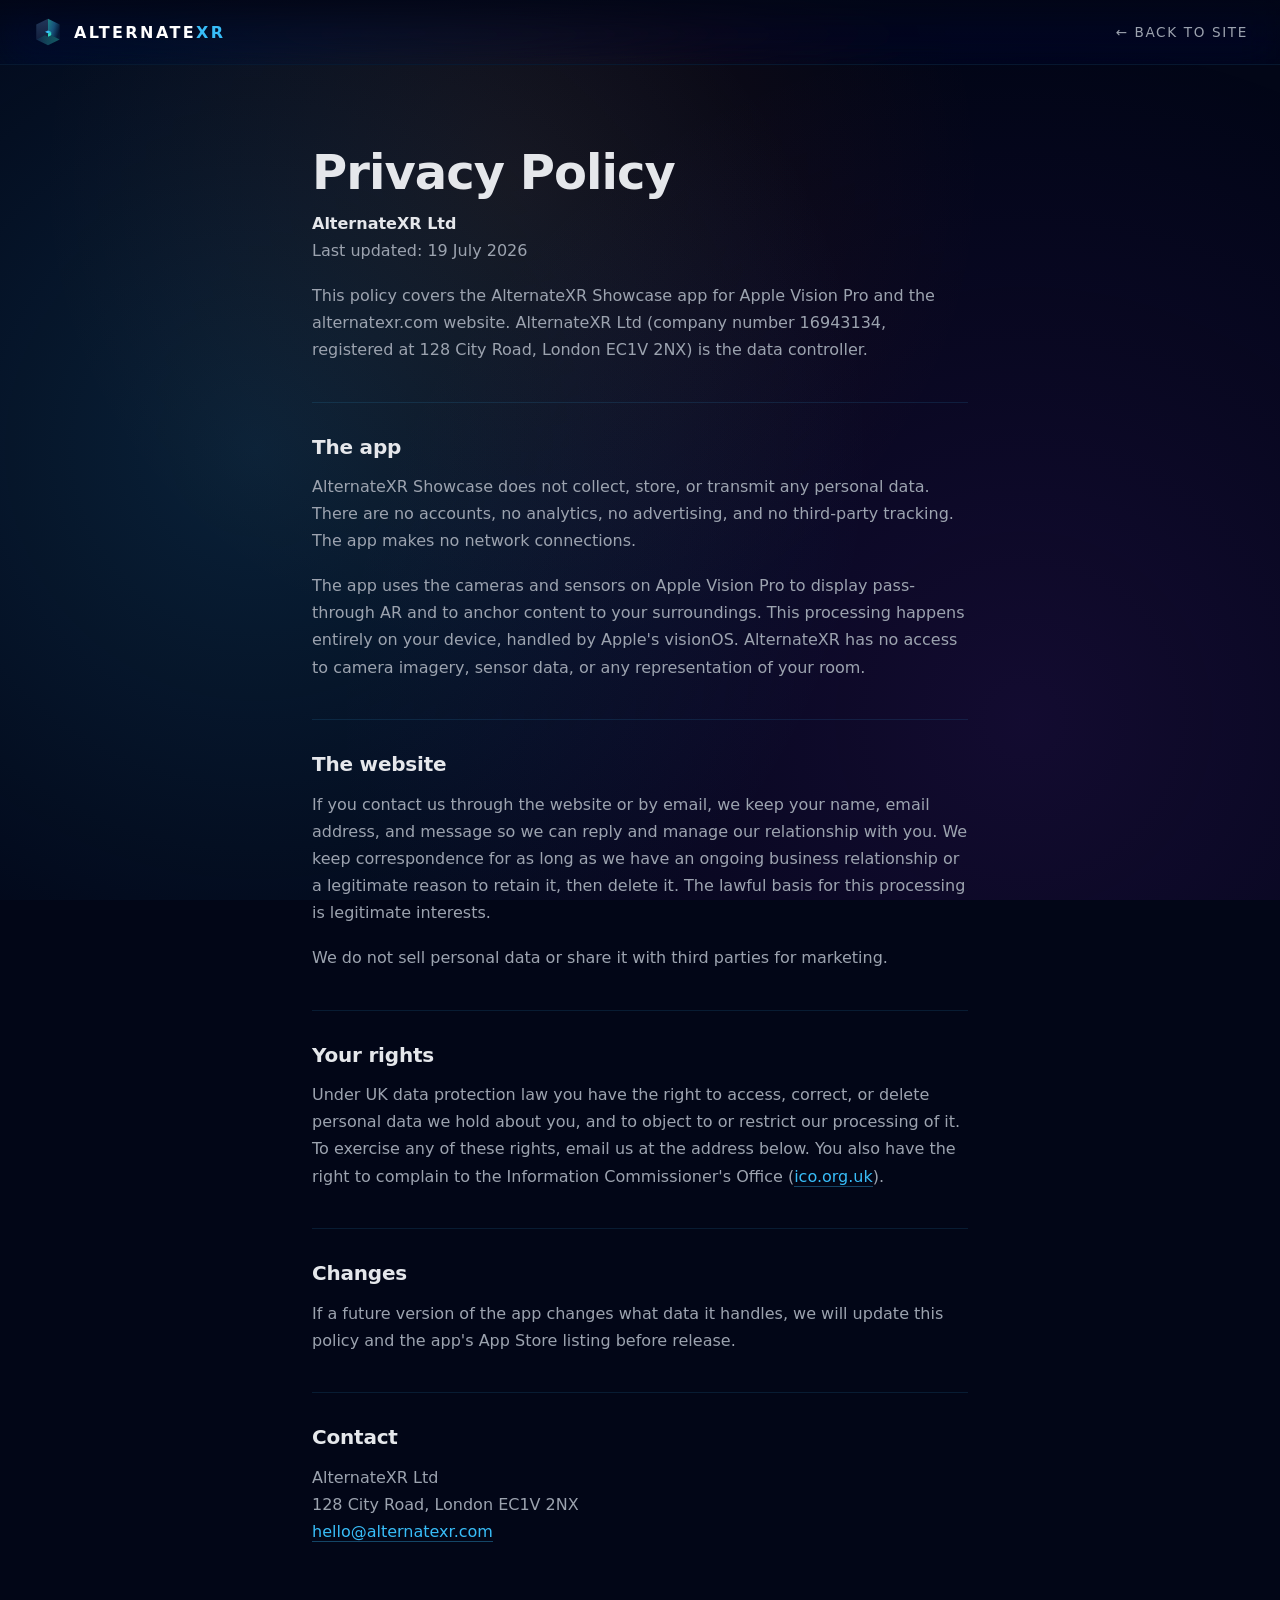
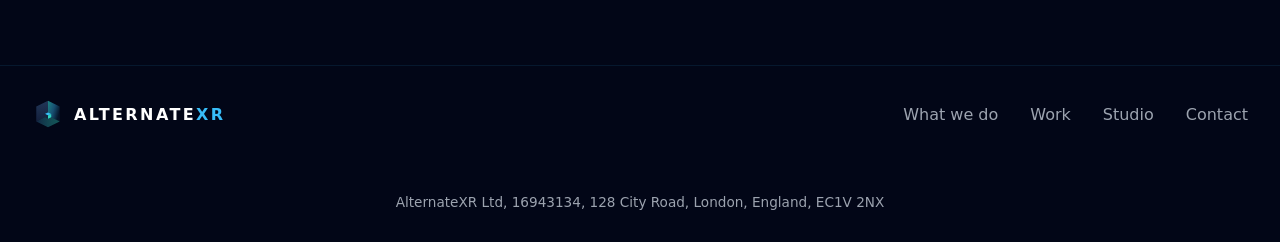
<file: privacy.html>
<!DOCTYPE html>
<html lang="en">

<head>
    <meta charset="UTF-8" />
    <title>Privacy Policy — AlternateXR</title>
    <meta name="viewport" content="width=device-width, initial-scale=1" />
    <meta name="color-scheme" content="dark">
    <meta name="theme-color" content="#0B0C1E">
    <!-- Google Search only reads raster favicons, and only picks up a square that is
         a multiple of 48px. The SVG stays first for browsers that prefer it. -->
    <link rel="icon" type="image/svg+xml" href="teal-dark-icon.svg">
    <link rel="icon" type="image/png" sizes="96x96" href="icon-96.png">
    <link rel="icon" type="image/png" sizes="192x192" href="icon-192.png">
    <link rel="icon" sizes="any" href="favicon.ico">
    <link rel="apple-touch-icon" sizes="180x180" href="apple-touch-icon.png">
    <meta name="description"
        content="Privacy policy for the AlternateXR Showcase app for Apple Vision Pro and the alternatexr.com website." />
    <link rel="canonical" href="https://www.alternatexr.com/privacy.html">
    <meta name="robots" content="noindex">
    <link rel="stylesheet" href="assets/site.css?v=202609041012">
</head>

<body>
    <!-- Navigation -->
    <nav class="nav-container">
        <div class="nav">
            <a href="index.html">
                <div class="nav-left">
                    <img src="teal-dark-icon.svg" alt="AlternateXR icon" class="nav-brand-icon">
                    <div class="nav-title">ALTERNATE<span class="xr">XR</span></div>
                </div>
            </a>
            <a href="index.html" class="nav-back">&larr; Back to site</a>
        </div>
    </nav>

    <main class="policy">
        <h1>Privacy Policy</h1>
        <p class="policy-meta"><strong>AlternateXR Ltd</strong><br>Last updated: 19 July 2026</p>

        <p>This policy covers the AlternateXR Showcase app for Apple Vision Pro and the alternatexr.com website.
            AlternateXR Ltd (company number 16943134, registered at 128 City Road, London EC1V 2NX) is the data
            controller.</p>

        <h2>The app</h2>
        <p>AlternateXR Showcase does not collect, store, or transmit any personal data. There are no accounts, no
            analytics, no advertising, and no third-party tracking. The app makes no network connections.</p>
        <p>The app uses the cameras and sensors on Apple Vision Pro to display pass-through AR and to anchor content
            to your surroundings. This processing happens entirely on your device, handled by Apple's visionOS.
            AlternateXR has no access to camera imagery, sensor data, or any representation of your room.</p>

        <h2>The website</h2>
        <p>If you contact us through the website or by email, we keep your name, email address, and message so we can
            reply and manage our relationship with you. We keep correspondence for as long as we have an ongoing
            business relationship or a legitimate reason to retain it, then delete it. The lawful basis for this
            processing is legitimate interests.</p>
        <p>We do not sell personal data or share it with third parties for marketing.</p>

        <h2>Your rights</h2>
        <p>Under UK data protection law you have the right to access, correct, or delete personal data we hold about
            you, and to object to or restrict our processing of it. To exercise any of these rights, email us at the
            address below. You also have the right to complain to the Information Commissioner's Office
            (<a class="text-link" href="https://ico.org.uk" target="_blank" rel="noopener">ico.org.uk</a>).</p>

        <h2>Changes</h2>
        <p>If a future version of the app changes what data it handles, we will update this policy and the app's App
            Store listing before release.</p>

        <h2>Contact</h2>
        <address>
            AlternateXR Ltd<br>
            128 City Road, London EC1V 2NX<br>
            <a class="text-link" href="mailto:hello@alternatexr.com">hello@alternatexr.com</a>
        </address>
    </main>

    <!-- Footer -->
    <footer class="footer">
        <div class="footer-content">
            <a href="index.html">
                <div class="footer-brand">
                    <img src="teal-dark-icon.svg" alt="AlternateXR icon" class="nav-brand-icon">
                    <span class="nav-title">ALTERNATE<span class="xr">XR</span></span>
                </div>
            </a>
            <div class="footer-links">
                <a href="index.html#avenues">What we do</a>
                <a href="index.html#work">Work</a>
                <a href="index.html#studio">Studio</a>
                <a href="index.html#contact">Contact</a>
            </div>
            <div class="footer-copyright">
                AlternateXR Ltd, 16943134, 128 City Road, London, England, EC1V 2NX
            </div>
        </div>
    </footer>
</body>

</html>
</file>
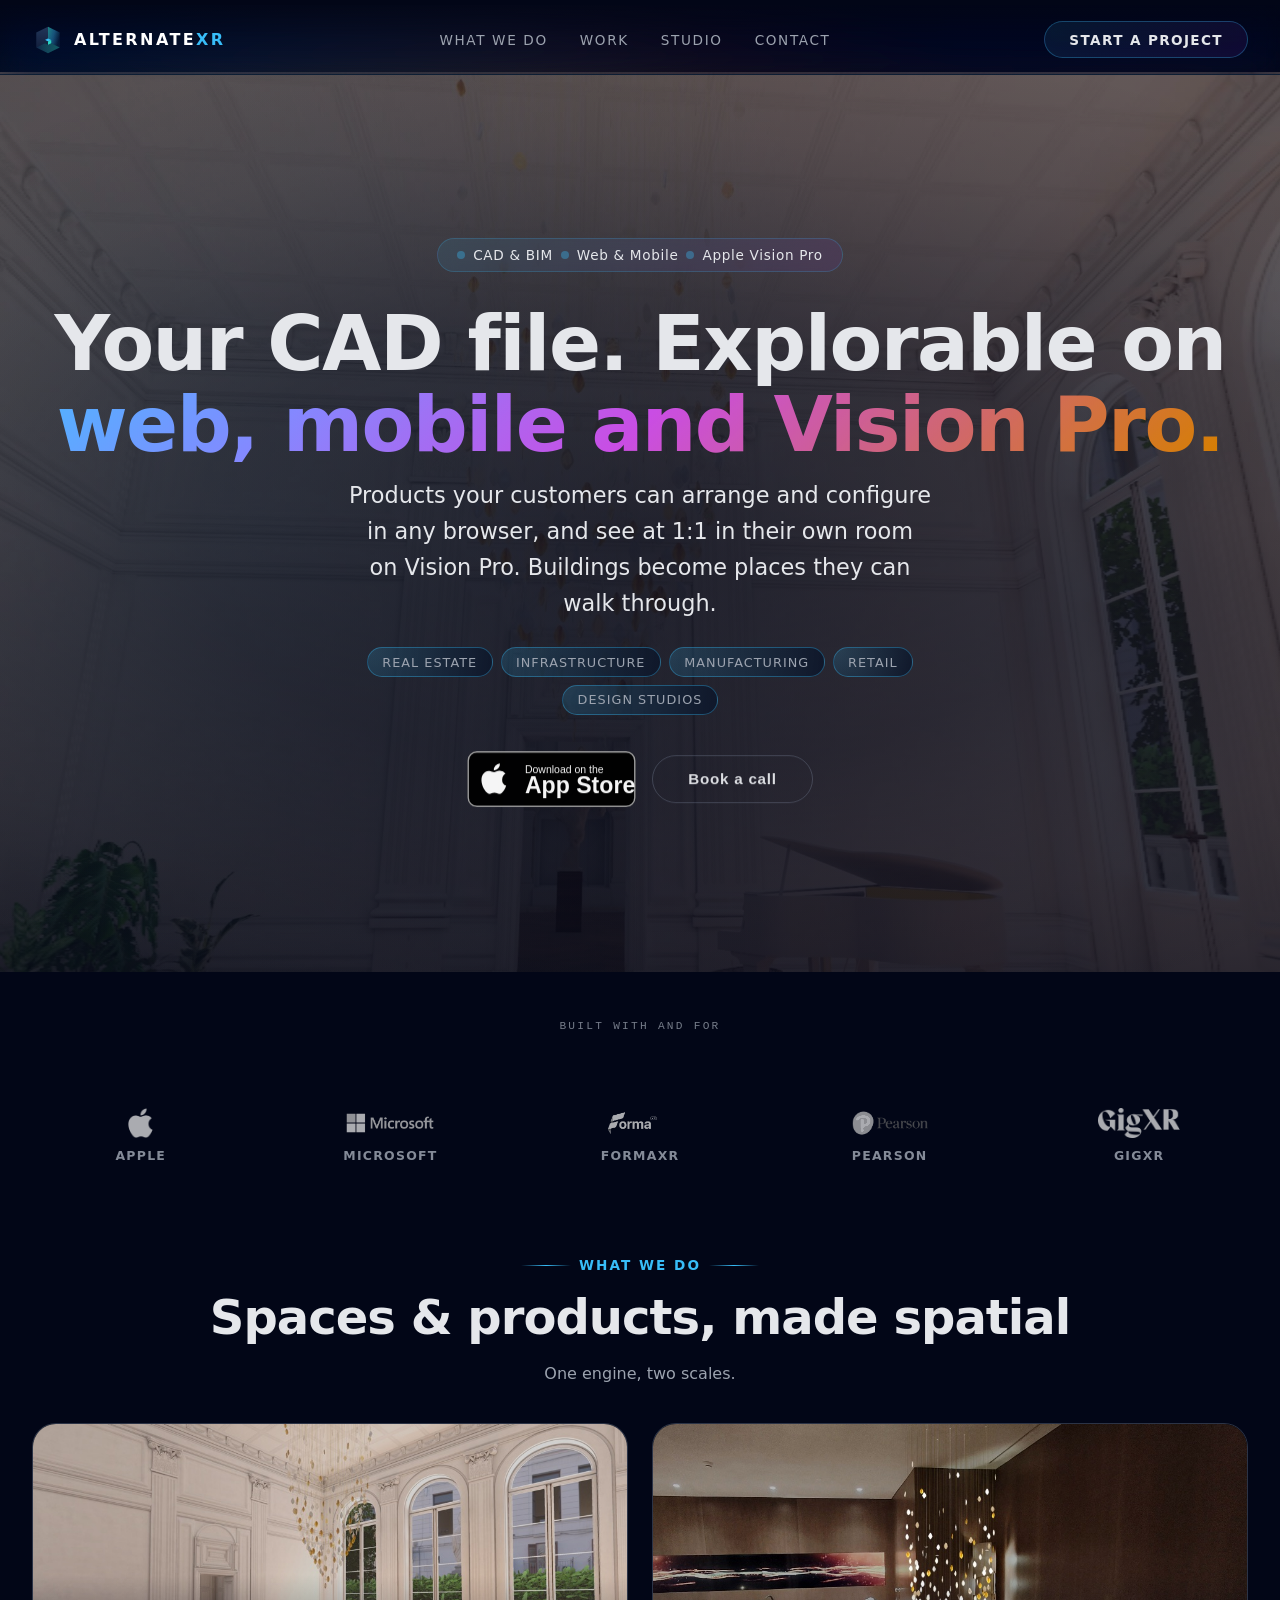
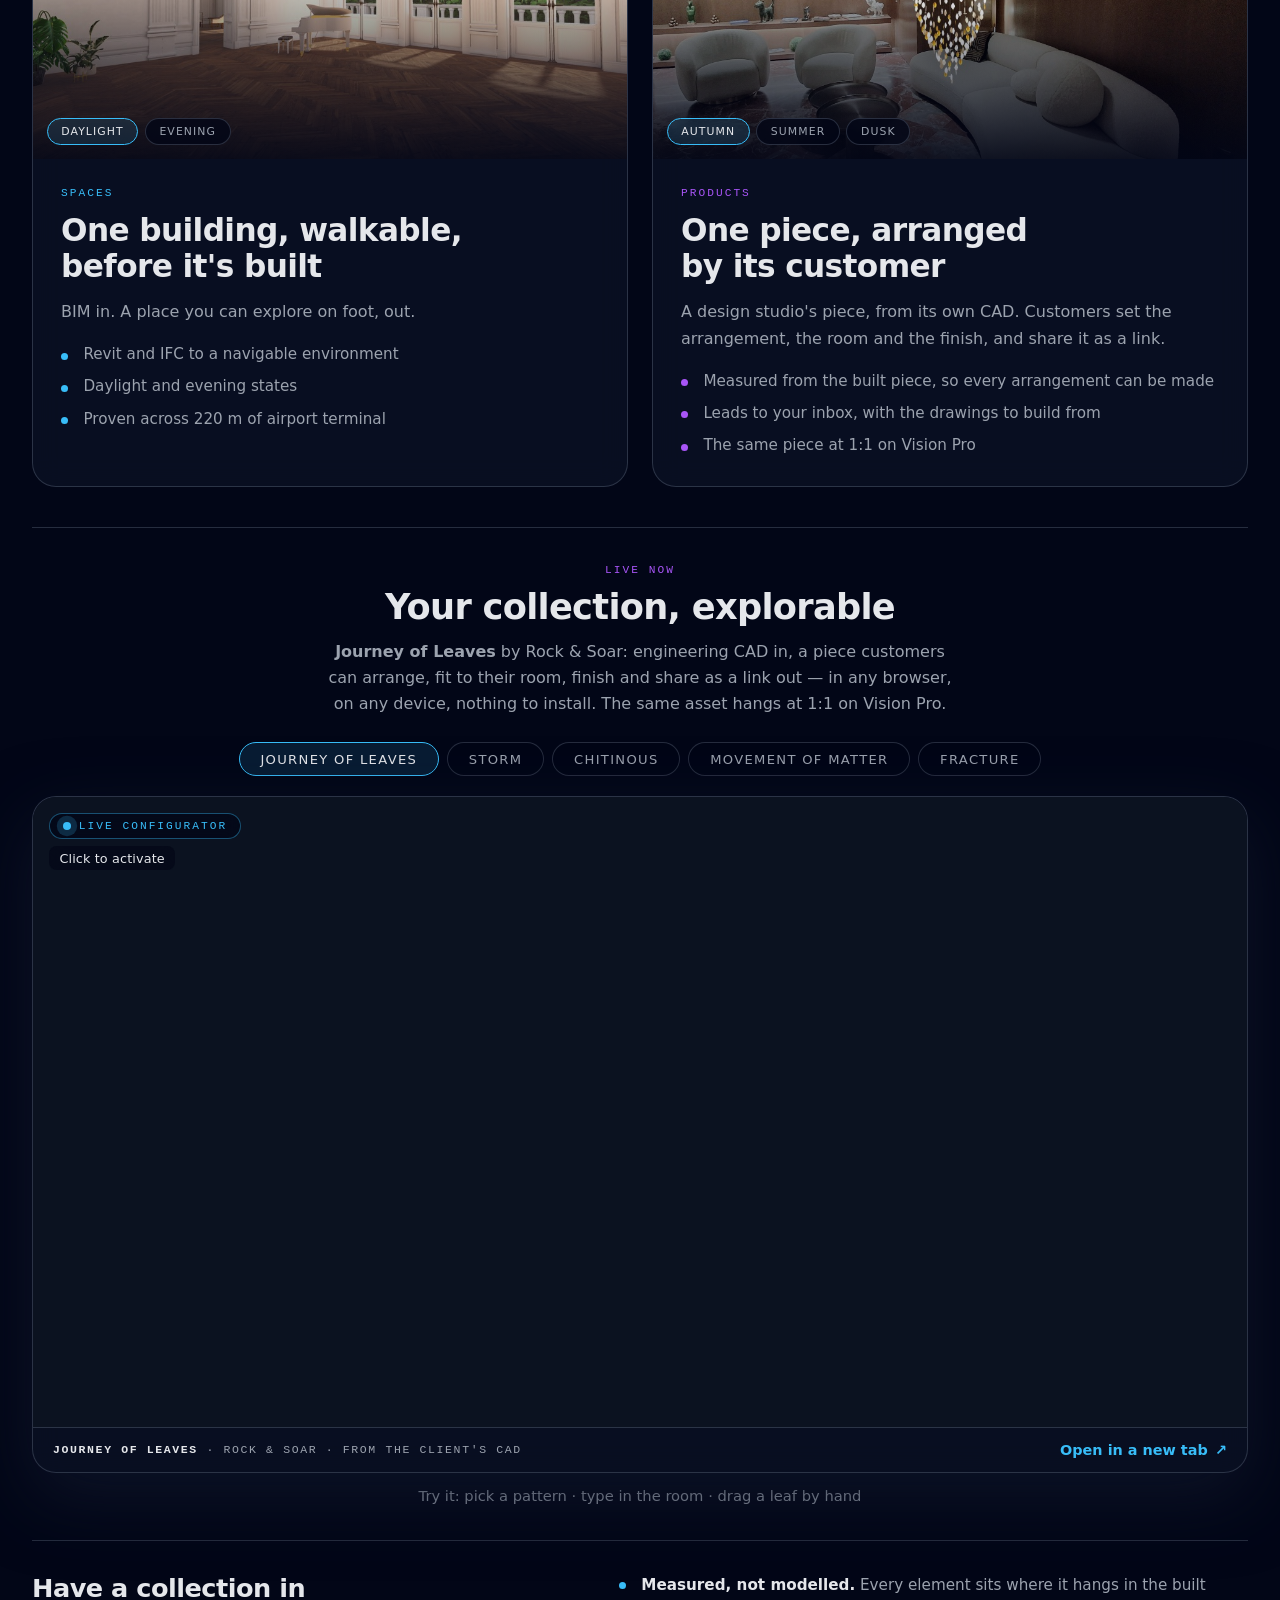
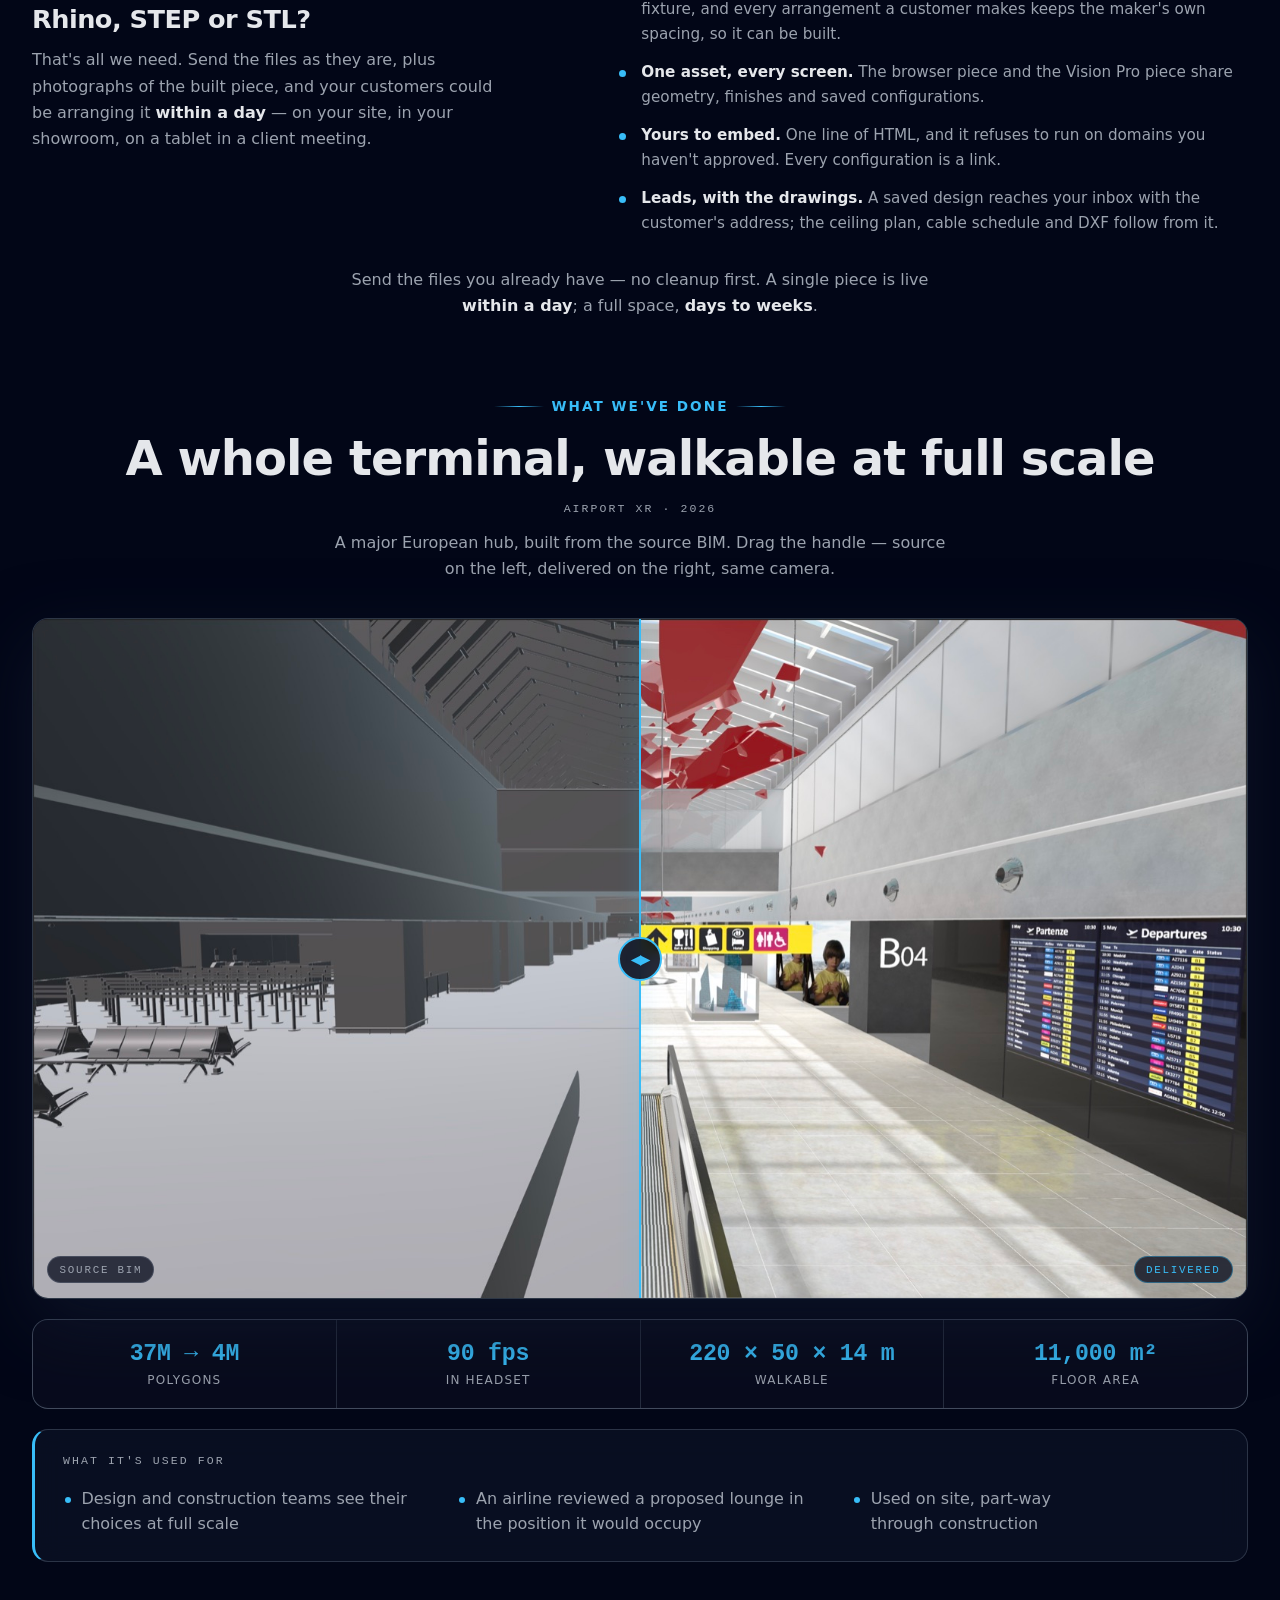
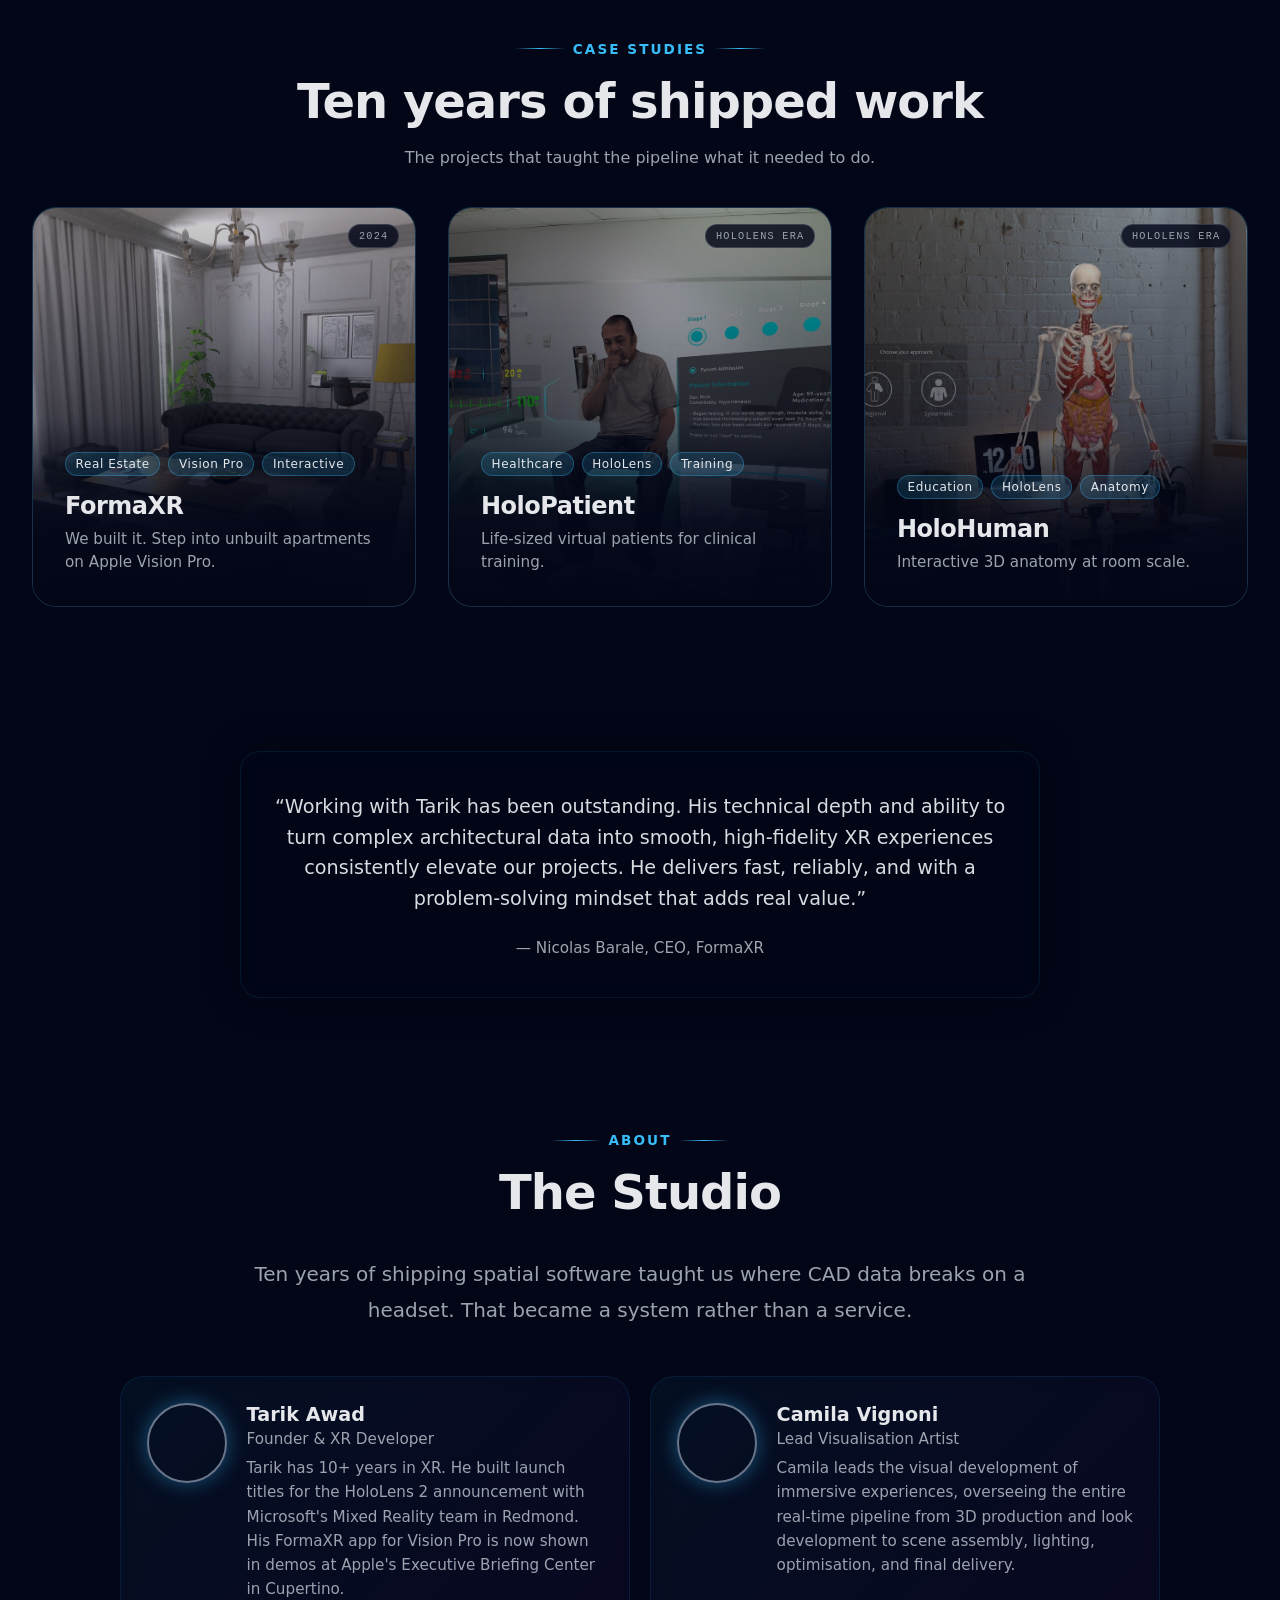
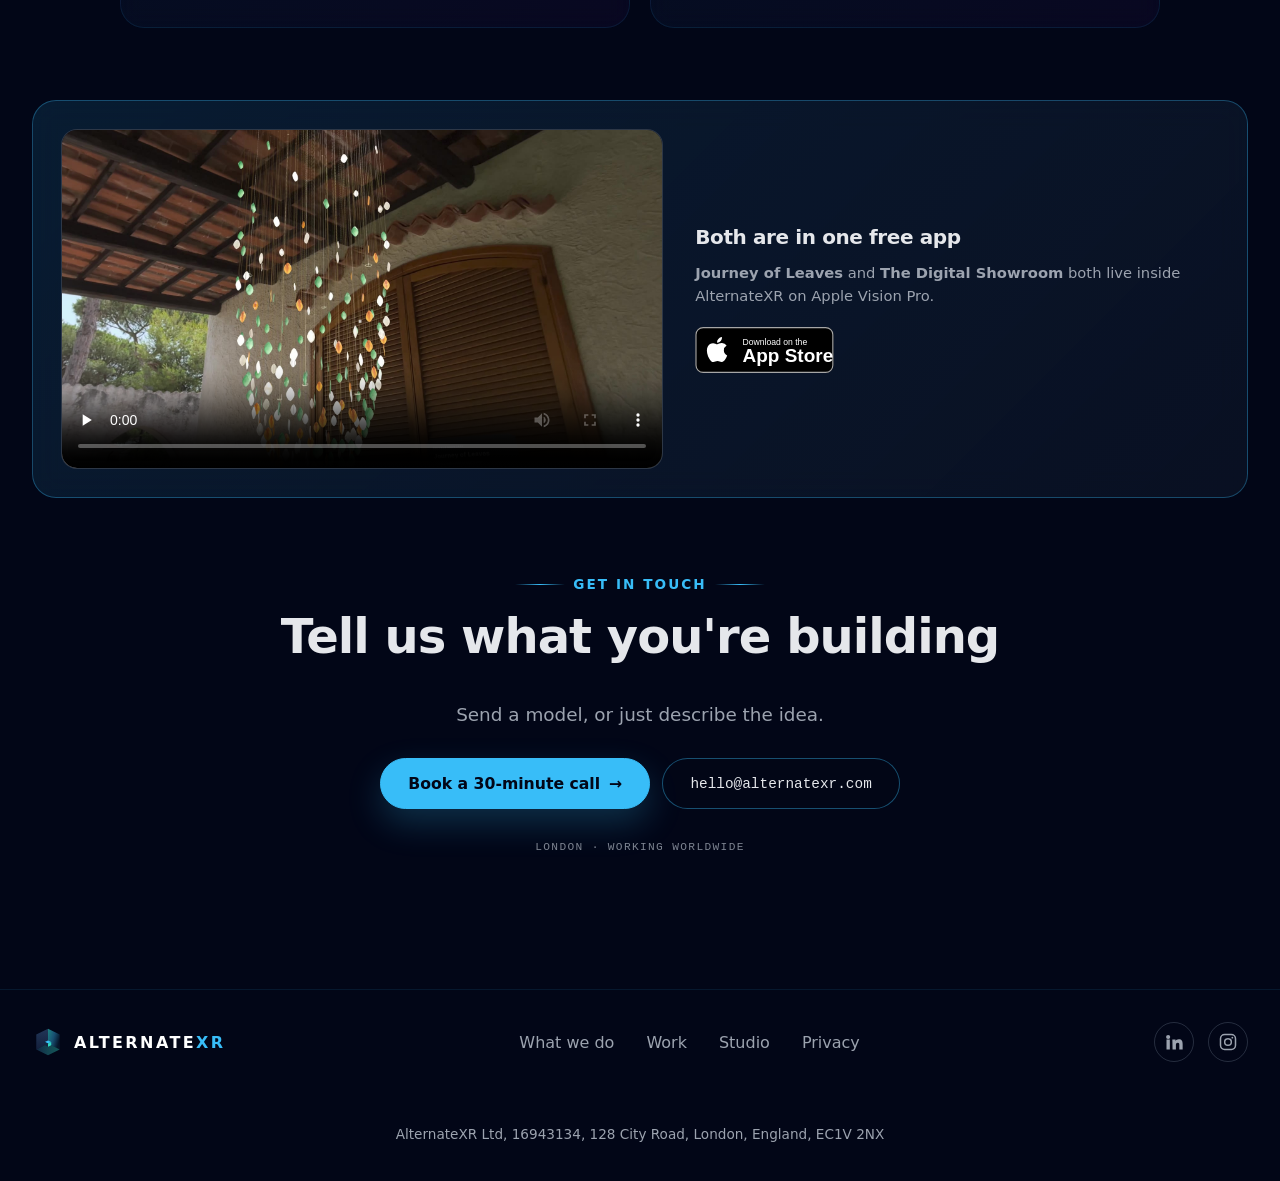
<file: projects/yachtxr.html>
<!DOCTYPE html>
<html lang="en">

<head>
    <meta charset="UTF-8" />
    <title>YachtXR — AlternateXR</title>
    <meta name="viewport" content="width=device-width, initial-scale=1" />
    <meta name="color-scheme" content="dark">
    <link rel="icon" type="image/svg+xml" href="../teal-dark-icon.svg">
    <meta name="robots" content="noindex">
    <link rel="canonical" href="https://www.alternatexr.com/">
    <meta http-equiv="refresh" content="0; url=../#work">
    <link rel="stylesheet" href="../assets/site.css?v=202608261000">
</head>

<body>
    <main class="policy">
        <h1>YachtXR has moved</h1>
        <p class="policy-meta">Taking you to our work&hellip;</p>
        <p>
            If you aren't redirected automatically,
            <a class="text-link" href="../#work">see the work section on the home page</a>.
        </p>
    </main>
</body>

</html>
</file>
<file: assets/site.css>
:root {
    --bg: #020617;
    --bg-soft: rgba(15, 23, 42, 0.96);
    --accent: #38bdf8;
    --accent-soft: rgba(56, 189, 248, 0.18);
    --text: #e5e7eb;
    --muted: #9ca3af;
    --border: rgba(148, 163, 184, 0.25);
    --radius-lg: 1rem;
    --radius-xl: 1.5rem;
    --shadow-card: 0 24px 70px rgba(15, 23, 42, 0.8);
    --max-width: 1280px;
    color-scheme: dark;
}

* {
    box-sizing: border-box;
    margin: 0;
    padding: 0;
}

html {
    scroll-behavior: smooth;
    cursor: default;
}

body {
    font-family: -apple-system, BlinkMacSystemFont, "SF Pro Display", "Segoe UI", system-ui, sans-serif;
    color: var(--text);
    background: var(--bg);
    overflow-x: hidden;
    position: relative;
}

/* Animated background */
body::before {
    content: "";
    position: fixed;
    top: 0;
    left: 0;
    right: 0;
    bottom: 0;
    background:
        radial-gradient(circle at 20% 50%, rgba(56, 189, 248, 0.15), transparent 55%),
        radial-gradient(circle at 80% 80%, rgba(147, 51, 234, 0.12), transparent 55%),
        radial-gradient(circle at 40% 20%, rgba(249, 115, 22, 0.08), transparent 45%);
    pointer-events: none;
    z-index: -1;
    /* animation: gradientShift 20s ease infinite; */
}

@keyframes gradientShift {

    0%,
    100% {
        transform: translate(0, 0) scale(1);
    }

    33% {
        transform: translate(-50px, -30px) scale(1.1);
    }

    66% {
        transform: translate(30px, 20px) scale(0.95);
    }
}

/* Floating particles */
.particles {
    position: fixed;
    top: 0;
    left: 0;
    width: 100%;
    height: 100%;
    pointer-events: none;
    z-index: 1;
}

.particle {
    position: absolute;
    width: 4px;
    height: 4px;
    background: var(--accent);
    border-radius: 50%;
    opacity: 0;
    animation: float 20s infinite;
}

@keyframes float {
    0% {
        transform: translateY(100vh) translateX(0);
        opacity: 0;
    }

    10% {
        opacity: 0.4;
    }

    90% {
        opacity: 0.4;
    }

    100% {
        transform: translateY(-100vh) translateX(100px);
        opacity: 0;
    }
}

.particle:nth-child(1) {
    left: 10%;
    animation-delay: 0s;
    animation-duration: 18s;
}

.particle:nth-child(2) {
    left: 25%;
    animation-delay: 2s;
    animation-duration: 22s;
    width: 3px;
    height: 3px;
}

.particle:nth-child(3) {
    left: 40%;
    animation-delay: 4s;
    animation-duration: 20s;
}

.particle:nth-child(4) {
    left: 55%;
    animation-delay: 1s;
    animation-duration: 24s;
    width: 5px;
    height: 5px;
}

.particle:nth-child(5) {
    left: 70%;
    animation-delay: 3s;
    animation-duration: 19s;
}

.particle:nth-child(6) {
    left: 85%;
    animation-delay: 5s;
    animation-duration: 21s;
    width: 3px;
    height: 3px;
}

.particle:nth-child(7) {
    left: 95%;
    animation-delay: 7s;
    animation-duration: 23s;
}

.particle:nth-child(8) {
    left: 5%;
    animation-delay: 6s;
    animation-duration: 18s;
}

a {
    color: inherit;
    text-decoration: none;
    cursor: pointer;
}

.shell {
    max-width: var(--max-width);
    margin: 0 auto;
    padding: 0 2rem 4rem;
    position: relative;
    z-index: 2;
}

/* NAVBAR */
.nav-container {
    position: fixed;
    top: 0;
    left: 0;
    right: 0;
    z-index: 100;
    backdrop-filter: blur(20px) saturate(180%);
    background: linear-gradient(to bottom,
            rgba(2, 6, 23, 0.85),
            rgba(2, 6, 23, 0.3),
            transparent);
    border-bottom: 1px solid rgba(56, 189, 248, 0.1);
    transition: all 0.3s ease;
}

.nav-container.scrolled {
    backdrop-filter: blur(30px) saturate(200%);
    background: rgba(2, 6, 23, 0.95);
    border-bottom: 1px solid rgba(56, 189, 248, 0.2);
}

.nav {
    max-width: var(--max-width);
    margin: 0 auto;
    padding: 1rem 2rem;
    display: flex;
    align-items: center;
    justify-content: space-between;
}

.nav-left {
    display: flex;
    align-items: center;
    gap: 10px;
}

.nav-brand-icon {
    width: 32px;
    height: 32px;
    flex-shrink: 0;
}

.nav-title .xr {
    color: #38BDF8;
}

@keyframes pulse {

    0%,
    100% {
        box-shadow: 0 0 30px rgba(56, 189, 248, 0.5);
    }

    50% {
        box-shadow: 0 0 50px rgba(56, 189, 248, 0.8);
    }
}

.nav-title {
    font-family: "SF Pro Display", "SF Pro Text", -apple-system, BlinkMacSystemFont, "Segoe UI", system-ui, sans-serif;
    font-size: 1rem;
    font-weight: 700;
    letter-spacing: 0.15em;
    text-transform: uppercase;
    /*background: linear-gradient(20deg, #ffffff, #38bdf8);*/
    -webkit-background-clip: text;
    background-clip: text;
    color: #ffffff;
}

.nav-links {
    display: flex;
    align-items: center;
    gap: 2rem;
    font-size: 0.85rem;
    text-transform: uppercase;
    letter-spacing: 0.12em;
    color: var(--muted);
}

.nav-links a {
    position: relative;
    transition: color 0.3s ease;
    padding: 0.5rem 0;
}

.nav-links a::after {
    content: "";
    position: absolute;
    left: 0;
    bottom: 0;
    height: 2px;
    width: 0;
    background: linear-gradient(90deg, #38bdf8, #a855f7);
    transition: width 0.3s ease;
    border-radius: 2px;
}

.nav-links a:hover {
    color: #ffffff;
}

.nav-links a:hover::after {
    width: 100%;
}

.nav-cta {
    padding: 0.6rem 1.5rem;
    border-radius: 999px;
    background: linear-gradient(135deg, rgba(56, 189, 248, 0.1), rgba(147, 51, 234, 0.1));
    border: 1px solid rgba(56, 189, 248, 0.3);
    font-size: 0.85rem;
    font-weight: 600;
    letter-spacing: 0.1em;
    text-transform: uppercase;
    transition: all 0.3s ease;
    backdrop-filter: blur(10px);
    cursor: pointer;
}

.nav-cta:hover {
    background: linear-gradient(135deg, rgba(56, 189, 248, 0.2), rgba(147, 51, 234, 0.2));
    border-color: rgba(56, 189, 248, 0.5);
    transform: translateY(-2px);
    box-shadow: 0 10px 30px rgba(56, 189, 248, 0.3);
}

/* Mobile menu */
.nav-menu-toggle {
    display: none;
    align-items: center;
    justify-content: center;
    width: 2.4rem;
    height: 2.4rem;
    padding: 0;
    background: rgba(2, 6, 23, 0.6);
    border: 1px solid rgba(56, 189, 248, 0.25);
    border-radius: 0.65rem;
    color: var(--text);
    font-size: 1.25rem;
    line-height: 1;
    cursor: pointer;
    transition: border-color 0.2s ease, background 0.2s ease;
}

.nav-menu-toggle:hover {
    border-color: rgba(56, 189, 248, 0.5);
    background: rgba(2, 6, 23, 0.8);
}

.nav-menu-toggle:focus-visible {
    outline: 2px solid rgba(56, 189, 248, 0.7);
    outline-offset: 2px;
}

.nav-menu-icon {
    position: relative;
    width: 18px;
    height: 14px;
    display: block;
}

.nav-menu-icon .bar {
    position: absolute;
    left: 0;
    width: 100%;
    height: 2px;
    border-radius: 999px;
    background: currentColor;
    transform-origin: center;
    transition: transform 0.22s ease, opacity 0.2s ease;
}

.nav-menu-icon .bar:nth-child(1) {
    top: 0;
}

.nav-menu-icon .bar:nth-child(2) {
    top: 6px;
}

.nav-menu-icon .bar:nth-child(3) {
    top: 12px;
}

.nav-menu-toggle.is-open .nav-menu-icon .bar:nth-child(1) {
    transform: translateY(6px) rotate(45deg);
}

.nav-menu-toggle.is-open .nav-menu-icon .bar:nth-child(2) {
    opacity: 0;
    transform: scaleX(0.4);
}

.nav-menu-toggle.is-open .nav-menu-icon .bar:nth-child(3) {
    transform: translateY(-6px) rotate(-45deg);
}

/* HERO */
header.hero {
    margin-top: 72px;
    min-height: 100vh;
    display: flex;
    align-items: center;
    justify-content: center;
    position: relative;
    overflow: hidden;
}

.hero-video-wrapper {
    position: absolute;
    top: 0;
    left: 0;
    width: 100%;
    height: 100%;
    z-index: 0;
}

.hero-video {
    width: 100%;
    height: 100%;
    object-fit: cover;
    filter: brightness(0.7);
}

.hero-video-overlay {
    position: absolute;
    top: 0;
    left: 0;
    width: 100%;
    height: 100%;
    background:
        linear-gradient(to bottom, rgba(2, 6, 23, 0.1) 0%, rgba(2, 6, 23, 0.4) 50%, rgba(2, 6, 23, 0.7) 100%),
        radial-gradient(circle at 20% 50%, rgba(56, 189, 248, 0.15), transparent 60%);
    animation: overlayPulse 8s ease-in-out infinite;
}

@keyframes overlayPulse {

    0%,
    100% {
        opacity: 0.9;
    }

    50% {
        opacity: 0.7;
    }
}

.hero-content {
    max-width: var(--max-width);
    margin: 0 auto;
    padding: 2rem;
    text-align: center;
    position: relative;
    z-index: 10;
}

.hero-badge {
    display: inline-flex;
    align-items: center;
    gap: 0.5rem;
    padding: 0.5rem 1.2rem;
    border-radius: 999px;
    background: linear-gradient(135deg, rgba(56, 189, 248, 0.1), rgba(147, 51, 234, 0.1));
    border: 1px solid rgba(56, 189, 248, 0.2);
    font-size: 0.85rem;
    font-weight: 500;
    letter-spacing: 0.05em;
    margin-bottom: 2rem;
    animation: fadeInUp 0.8s ease;
    backdrop-filter: blur(10px);
}

.hero-badge .badge-icon {
    width: 8px;
    height: 8px;
    background: #38bdf8;
    border-radius: 50%;
    flex: 0 0 auto;
    display: inline-block;
    aspect-ratio: 1 / 1;
    animation: blink 2s ease-in-out infinite;
}

@keyframes blink {

    0%,
    100% {
        opacity: 1;
    }

    50% {
        opacity: 0.3;
    }
}

.hero-heading {
    font-size: clamp(2.5rem, 6vw, 5rem);
    font-weight: 700;
    margin-bottom: 0.8rem;
    line-height: 1.05;
    letter-spacing: -0.02em;
    animation: fadeInUp 0.8s ease 0.2s both;
}

.hero-heading .gradient-text {
    background: linear-gradient(135deg, #38bdf8 0%, #a855f7 50%, #f97316 100%);
    -webkit-background-clip: text;
    background-clip: text;
    color: transparent;
    display: inline-block;
    animation: gradientFlow 8s ease infinite;
}

@keyframes gradientFlow {

    0%,
    100% {
        filter: hue-rotate(0deg);
    }

    50% {
        filter: hue-rotate(30deg);
    }
}

.hero-subtitle {
    font-size: clamp(1.1rem, 2vw, 1.4rem);
    margin-bottom: 3rem;
    animation: fadeInUp 0.8s ease 0.4s both;
    max-width: 600px;
    margin-left: auto;
    margin-right: auto;
    margin-bottom: 1.6rem;
    /* reduce by ~20% */
    line-height: 1.6;
}

.hero-subnote {
    font-size: 0.95rem;
    color: var(--muted);
    margin-top: 0.5rem;
    margin-bottom: 2.2rem;
    animation: fadeInUp 0.8s ease 0.55s both;
}

.work-subnote {
    text-align: center;
    max-width: 780px;
    margin-left: auto;
    margin-right: auto;
    margin-top: 1rem;
    margin-bottom: 2.2rem;
}

.hero-capabilities {
    display: flex;
    flex-wrap: wrap;
    justify-content: center;
    gap: 0.5rem;
    margin: 0 auto 2.2rem;
    max-width: 520px;
}

.hero-chip {
    padding: 0.4rem 0.9rem;
    border-radius: 999px;
    border: 1px solid rgba(56, 189, 248, 0.35);
    background: radial-gradient(circle at 0% 0%, rgba(56, 189, 248, 0.18), rgba(15, 23, 42, 0.96));
    font-size: 0.8rem;
    letter-spacing: 0.08em;
    text-transform: uppercase;
    color: var(--muted);
}


@keyframes fadeInUp {
    from {
        opacity: 0;
        transform: translateY(30px);
    }

    to {
        opacity: 1;
        transform: translateY(0);
    }
}

.hero-cta-group {
    display: flex;
    gap: 1rem;
    justify-content: center;
    flex-wrap: wrap;
    animation: fadeInUp 0.8s ease 0.6s both;
}

.btn-primary {
    padding: 0.9rem 2.2rem;
    border-radius: 999px;
    background: linear-gradient(135deg, #38bdf8, #6366f1);
    color: white;
    font-weight: 600;
    font-size: 0.95rem;
    letter-spacing: 0.05em;
    border: none;
    cursor: pointer;
    transition: all 0.3s ease;
    box-shadow: 0 20px 40px rgba(56, 189, 248, 0.3);
    position: relative;
    overflow: hidden;
}

.btn-primary::before {
    content: "";
    position: absolute;
    top: 0;
    left: -100%;
    width: 100%;
    height: 100%;
    background: linear-gradient(90deg, transparent, rgba(255, 255, 255, 0.2), transparent);
    transition: left 0.6s ease;
}

.btn-primary:hover {
    transform: translateY(-3px);
    box-shadow: 0 25px 50px rgba(56, 189, 248, 0.5);
}

.btn-primary:hover::before {
    left: 100%;
}

.btn-secondary {
    padding: 0.9rem 2.2rem;
    border-radius: 999px;
    background: transparent;
    color: var(--text);
    font-weight: 600;
    font-size: 0.95rem;
    letter-spacing: 0.05em;
    border: 1px solid rgba(148, 163, 184, 0.3);
    cursor: pointer;
    transition: all 0.3s ease;
    backdrop-filter: blur(10px);
}

.btn-secondary:hover {
    background: rgba(56, 189, 248, 0.1);
    border-color: rgba(56, 189, 248, 0.5);
    transform: translateY(-3px);
}

/* Floating capabilities */
.floating-capabilities {
    position: absolute;
    top: 0;
    left: 0;
    width: 100%;
    height: 100%;
    pointer-events: none;
    z-index: 5;
}

.capability-card {
    position: absolute;
    padding: 0.8rem 1.3rem;
    border-radius: 999px;
    background: linear-gradient(135deg, rgba(2, 6, 23, 0.9), rgba(15, 23, 42, 0.9));
    backdrop-filter: blur(30px);
    border: 1px solid rgba(56, 189, 248, 0.3);
    font-size: 0.85rem;
    font-weight: 600;
    letter-spacing: 0.05em;
    opacity: 0;
    animation: floatCard 20s ease-in-out infinite;
    white-space: nowrap;
    box-shadow: 0 10px 30px rgba(0, 0, 0, 0.5);
}

@keyframes floatCard {

    0%,
    100% {
        opacity: 0;
        transform: translate(0, 20px) scale(0.9);
    }

    15%,
    85% {
        opacity: 1;
        transform: translate(0, 0) scale(1);
    }
}

.capability-card:nth-child(1) {
    top: 25%;
    left: 10%;
    animation-delay: 0s;
}

.capability-card:nth-child(2) {
    top: 25%;
    right: 10%;
    animation-delay: 2s;
}

.capability-card:nth-child(3) {
    bottom: 35%;
    left: 12%;
    animation-delay: 4s;
}

.capability-card:nth-child(4) {
    bottom: 35%;
    right: 12%;
    animation-delay: 6s;
}

/* Stats section */
.stats-grid {
    display: grid;
    grid-template-columns: repeat(auto-fit, minmax(200px, 1fr));
    gap: 2rem;
    margin: 3rem 0;
    padding: 2.5rem 0;
    border-top: 1px solid rgba(56, 189, 248, 0.1);
    border-bottom: 1px solid rgba(56, 189, 248, 0.1);
    align-items: flex-start;
    /* NEW */
}

.stat-card {
    text-align: center;
    opacity: 0;
    animation: fadeInUp 0.8s ease forwards;
    display: flex;
    /* NEW */
    flex-direction: column;
    /* NEW */
    align-items: center;
    /* NEW */
}

.stat-card:nth-child(1) {
    animation-delay: 0.1s;
}

.stat-card:nth-child(2) {
    animation-delay: 0.2s;
}

.stat-card:nth-child(3) {
    animation-delay: 0.3s;
}

.stat-card:nth-child(4) {
    animation-delay: 0.4s;
}

.stat-number {
    font-size: 2rem;
    /* was 2.5rem */
    font-weight: 700;
    background: linear-gradient(135deg, #38bdf8, #a855f7);
    -webkit-background-clip: text;
    background-clip: text;
    color: transparent;
    margin-bottom: 0.5rem;
    white-space: nowrap;
    /* NEW */
    min-height: 2.4rem;
    /* NEW: keeps all headers vertically aligned */
}

.stat-label {
    font-size: 0.9rem;
    color: var(--muted);
    text-transform: uppercase;
    letter-spacing: 0.1em;
}

.mobile-break {
    display: none;
}

/* SECTIONS */
section {
    padding: 5rem 0;
    opacity: 1;
    transform: translateY(0);
    transition: all 0.8s ease;
}

/* Tighter contact/footer spacing */
#contact {
    padding-bottom: 2.5rem;
}

#work {
    padding-bottom: 3.5rem;
}

section.animate-in {
    opacity: 0;
    transform: translateY(30px);
}

section.visible {
    opacity: 1;
    transform: translateY(0);
}

.section-header {
    text-align: center;
    margin-bottom: 4rem;
}

.section-eyebrow {
    font-size: 0.85rem;
    font-weight: 600;
    letter-spacing: 0.15em;
    text-transform: uppercase;
    color: var(--accent);
    margin-bottom: 1rem;
    display: inline-flex;
    align-items: center;
    gap: 0.5rem;
}

.section-eyebrow::before,
.section-eyebrow::after {
    content: "";
    width: 50px;
    height: 1px;
    background: linear-gradient(90deg, transparent, var(--accent), transparent);
}

.section-title {
    font-size: clamp(2rem, 4vw, 3rem);
    font-weight: 700;
    margin-bottom: 1rem;
    letter-spacing: -0.02em;
}

/* Work cards */
.work-grid {
    display: grid;
    grid-template-columns: repeat(auto-fit, minmax(350px, 1fr));
    gap: 2rem;
    margin-bottom: 3rem;
}

.work-card {
    border-radius: 1.5rem;
    overflow: hidden;
    background: linear-gradient(135deg, rgba(15, 23, 42, 0.8), rgba(30, 41, 59, 0.6));
    backdrop-filter: blur(20px);
    border: 1px solid rgba(56, 189, 248, 0.15);
    transition: all 0.4s ease;
    cursor: pointer;
    position: relative;
    height: 400px;
    display: flex;
    flex-direction: column;
    justify-content: flex-end;
}

.work-card::before {
    content: "";
    position: absolute;
    top: 0;
    left: 0;
    right: 0;
    bottom: 0;
    background: linear-gradient(to bottom, transparent, rgba(2, 6, 23, 0.9));
    z-index: 1;
}

.work-card-bg {
    position: absolute;
    top: 0;
    left: 0;
    right: 0;
    bottom: 0;
    background-size: cover, cover;
    background-position: center, center;
    background-repeat: no-repeat, no-repeat;
    transition: transform 0.4s ease, filter 0.4s ease;
    filter: brightness(0.6) saturate(1.2);
}

.work-card:hover {
    transform: translateY(-10px);
    border-color: rgba(56, 189, 248, 0.3);
    box-shadow: 0 30px 60px rgba(56, 189, 248, 0.2);
}

.work-card:hover .work-card-bg {
    transform: scale(1.1);
    filter: brightness(0.8) saturate(1.3);
}

.work-card-content {
    padding: 2rem;
    position: relative;
    z-index: 2;
}

.work-card-tags {
    display: flex;
    flex-wrap: nowrap;
    gap: 0.5rem;
    margin-bottom: 1rem;
    /* safety */
    -webkit-overflow-scrolling: touch;
}

.work-card-tags::-webkit-scrollbar {
    display: none;
}

.work-tag {
    padding: 0.25rem 0.6rem;
    border-radius: 999px;
    background: rgba(56, 189, 248, 0.15);
    border: 1px solid rgba(56, 189, 248, 0.3);
    font-size: 0.75rem;
    font-weight: 500;
    letter-spacing: 0.05em;
    white-space: nowrap;
    /* NEVER break text */
    flex: 0 0 auto;
    /* prevent shrinking/stretching */
}

.work-card-title {
    font-size: 1.5rem;
    font-weight: 700;
    margin-bottom: 0.5rem;
    letter-spacing: -0.02em;
}

.work-card-description {
    font-size: 0.95rem;
    color: var(--muted);
    line-height: 1.5;
}

.work-card-hover-hint {
    position: absolute;
    top: -10%;
    left: 50%;
    transform: translate(-50%, -50%);
    display: inline-flex;
    align-items: center;
    gap: 0.4rem;
    padding: 0.55rem 1.25rem;
    border-radius: 999px;
    background: rgba(15, 23, 42, 0.78);
    border: 1px solid rgba(148, 163, 184, 0.45);
    font-size: 0.75rem;
    color: var(--muted);
    opacity: 0.25;
    transition:
        opacity 0.25s ease,
        transform 0.25s ease,
        border-color 0.25s ease,
        background 0.25s ease,
        color 0.25s ease;
    pointer-events: none;
    z-index: 3;
}

.work-card:hover .work-card-hover-hint {
    opacity: 1;
    transform: translate(-50%, -50%) scale(1.05);
    border-color: rgba(56, 189, 248, 0.85);
    background: rgba(15, 23, 42, 0.98);
    color: #e5e7eb;
}

.work-cta {
    text-align: center;
    margin-top: 1rem;
}

.hint-icon {
    font-size: 0.7rem;
}

.hint-text {
    text-transform: uppercase;
    letter-spacing: 0.12em;
}

/* Project modal */
.project-modal {
    position: fixed;
    inset: 0;
    display: none;
    align-items: center;
    justify-content: center;
    z-index: 200;
}

.project-modal.open {
    display: flex;
}

.project-modal-backdrop {
    position: absolute;
    inset: 0;
    background: rgba(2, 6, 23, 0.85);
    backdrop-filter: blur(18px);
}

.project-modal-dialog {
    position: relative;
    z-index: 1;
    max-width: 960px;
    width: 90%;
    max-height: 80vh;
    background: linear-gradient(135deg, rgba(15, 23, 42, 0.95), rgba(15, 23, 42, 0.98));
    border-radius: 1.5rem;
    border: 1px solid rgba(56, 189, 248, 0.3);
    box-shadow: 0 30px 80px rgba(0, 0, 0, 0.8);
    display: grid;
    grid-template-columns: minmax(0, 3fr) minmax(0, 2fr);
    overflow: hidden;
}

.project-modal-media {
    position: relative;
    background: #020617;
}

.project-modal-video {
    width: 100%;
    height: 100%;
    max-height: 80vh;
    object-fit: cover;
    display: block;
}

.project-modal-body {
    padding: 1.8rem;
    overflow-y: auto;
}

.project-modal-tags {
    display: flex;
    flex-wrap: wrap;
    gap: 0.4rem;
    margin-bottom: 0.8rem;
}

.project-modal-tags .tag {
    padding: 0.25rem 0.7rem;
    border-radius: 999px;
    border: 1px solid rgba(148, 163, 184, 0.7);
    font-size: 0.75rem;
    color: var(--muted);
}

.project-modal-title {
    font-size: 1.4rem;
    margin: 0 0 0.6rem 0;
}

.project-modal-text {
    font-size: 0.95rem;
    color: var(--muted);
    margin-bottom: 0.6rem;
}

.project-modal-list {
    padding-left: 1.1rem;
    font-size: 0.88rem;
    color: var(--muted);
}

.project-modal-list li+li {
    margin-top: 0.2rem;
}

.project-modal-close {
    position: absolute;
    top: 0.9rem;
    right: 0.9rem;
    border: none;
    background: rgba(15, 23, 42, 0.9);
    color: var(--muted);
    border-radius: 999px;
    width: 32px;
    height: 32px;
    cursor: pointer;
    display: flex;
    align-items: center;
    justify-content: center;
    border: 1px solid rgba(148, 163, 184, 0.6);
    font-size: 0.9rem;
    transition: all 0.2s ease;
}

.project-modal-close:hover {
    color: #e5e7eb;
    border-color: rgba(56, 189, 248, 0.8);
}

#process {
    padding: 6rem 0 4rem;
}

.process-grid {
    max-width: 980px;
    margin: 0 auto;
    display: grid;
    grid-template-columns: repeat(3, 1fr);
    gap: 2.5rem;
}

.process-step {
    padding: 2rem;
    border: 1px solid rgba(56, 189, 248, 0.25);
    border-radius: 1.25rem;
    background: rgba(2, 6, 23, 0.65);
    text-align: center;
    backdrop-filter: blur(12px);
    transition: border-color 0.25s ease, background 0.25s ease;
}

.process-step:hover {
    border-color: rgba(56, 189, 248, 0.6);
    background: rgba(2, 6, 23, 0.85);
}

.process-icon {
    font-size: 2rem;
    margin-bottom: 0.8rem;
}

.process-title {
    font-size: 1.05rem;
    font-weight: 600;
    margin-bottom: 0.35rem;
}

.process-text {
    font-size: 0.9rem;
    color: var(--muted);
    line-height: 1.5;
}

.testimonial {
    padding: 2.5rem 1.5rem 3.5rem;
    display: flex;
    justify-content: center;
}

.testimonial-card {
    max-width: 800px;
    padding: 2.5rem 2rem;
    background: rgba(2, 6, 23, 0.4);
    border: 1px solid rgba(56, 189, 248, 0.1);
    border-radius: 20px;
    box-shadow: 0 0 40px rgba(0, 0, 0, 0.3);
    backdrop-filter: blur(20px);
    text-align: center;
}

.testimonial-text {
    font-size: 1.2rem;
    line-height: 1.6;
    opacity: 0.95;
    margin-bottom: 1.5rem;
}

.testimonial-author {
    font-size: 0.95rem;
    opacity: 0.7;
}

/* Mobile */
@media (max-width: 768px) {
    .process-grid {
        grid-template-columns: 1fr;
        gap: 1.5rem;
    }

    .process-step {
        padding: 1.6rem;
    }
}


@media (max-width: 900px) {
    .project-modal-dialog {
        grid-template-columns: 1fr;
        max-height: 90vh;
    }

    .project-modal-media {
        max-height: 45vh;
    }
}

/* Clients marquee */
.clients-marquee {
    padding: 3rem 0 0;
    display: flex;
    justify-content: center;
}

.clients-grid {
    display: grid;
    grid-template-columns: repeat(3, minmax(0, 1fr));
    gap: 2rem 3rem;
    align-items: center;
    justify-items: center;
    max-width: 900px;
    width: 100%;
}

.client-logo {
    padding: 0;
    display: flex;
    flex-direction: column;
    align-items: center;
    gap: 0.6rem;
    white-space: nowrap;
    transition: transform 0.25s ease, opacity 0.25s ease;
    opacity: 1;
}

.client-logo img {
    height: 36px;
    width: auto;
    object-fit: contain;
}

.client-logo span {
    font-size: 0.95rem;
    font-weight: 600;
    letter-spacing: 0.08em;
    text-transform: uppercase;
    color: var(--muted);
}

.client-logo:hover {
    transform: translateY(-2px);
    opacity: 1;
}


/* On tablets/phones: 2 columns */
@media (max-width: 768px) {
    .clients-grid {
        grid-template-columns: repeat(2, minmax(0, 1fr));
        gap: 1.75rem 2rem;
    }
}


/* About section */
.about-container {
    max-width: 800px;
    margin: 0 auto;
    text-align: center;
}

.about-text {
    font-size: 1.25rem;
    line-height: 1.8;
    color: var(--muted);
    margin-bottom: 4rem;
}

.studio-credibility {
    margin-top: 1.2rem;
    margin-bottom: 2rem;
    font-size: 0.95rem;
    font-style: italic;
    opacity: 0.75;
    max-width: 600px;
    margin-left: auto;
    margin-right: auto;
    line-height: 1.4;
}



.about-founder {
    display: flex;
    align-items: center;
    justify-content: center;
    gap: 2rem;
    padding: 2rem;
    border-radius: 1.5rem;
    background: linear-gradient(135deg, rgba(56, 189, 248, 0.05), rgba(147, 51, 234, 0.05));
    border: 1px solid rgba(56, 189, 248, 0.1);
    backdrop-filter: blur(10px);
}

.founder-avatar-img {
    width: 80px;
    height: 80px;
    border-radius: 50%;
    object-fit: cover;
    border: 2px solid rgba(148, 163, 184, 0.7);
    box-shadow: 0 0 20px rgba(56, 189, 248, 0.4);
}

.founder-info {
    text-align: left;
    max-width: 460px;
}

.founder-name {
    font-size: 1.2rem;
    font-weight: 700;
    margin-bottom: 0.25rem;
}

.founder-role {
    color: var(--muted);
    font-size: 0.95rem;
    margin-bottom: 0.5rem;
}

.founder-bio {
    font-size: 0.95rem;
    color: var(--muted);
    line-height: 1.6;
}

/* Contact section */
.contact-container {
    max-width: 600px;
    margin: 0 auto;
    text-align: center;
}

.contact-methods {
    display: flex;
    justify-content: center;
    gap: 2rem;
    margin-top: 3rem;
}

.contact-method {
    padding: 1.5rem 2.5rem;
    border-radius: 1rem;
    background: linear-gradient(135deg, rgba(15, 23, 42, 0.8), rgba(30, 41, 59, 0.6));
    border: 1px solid rgba(56, 189, 248, 0.15);
    transition: all 0.3s ease;
    cursor: pointer;
}

.contact-method:hover {
    transform: translateY(-5px);
    border-color: rgba(56, 189, 248, 0.3);
    box-shadow: 0 20px 40px rgba(56, 189, 248, 0.2);
}

.contact-method-icon {
    font-size: 2rem;
    margin-bottom: 0.5rem;
}

.contact-method-label {
    font-size: 0.9rem;
    color: var(--muted);
}

.contact-chips {
    display: flex;
    flex-wrap: wrap;
    justify-content: center;
    gap: 0.5rem;
    margin: -1rem auto 2rem;
    margin-top: 1rem;
}

.contact-chip {
    padding: 0.45rem 0.9rem;
    border-radius: 999px;
    border: 1px solid rgba(56, 189, 248, 0.35);
    background: radial-gradient(circle at 0% 0%, rgba(56, 189, 248, 0.15), rgba(15, 23, 42, 0.95));
    font-size: 0.8rem;
    letter-spacing: 0.08em;
    text-transform: uppercase;
    color: var(--muted);
}

.contact-steps {
    display: grid;
    grid-template-columns: repeat(3, minmax(0, 1fr));
    gap: 1.5rem;
    margin: 0 auto 3rem;
    max-width: 780px;
}

.contact-step {
    display: flex;
    gap: 0.9rem;
    text-align: left;
}

.contact-step-number {
    width: 26px;
    height: 26px;
    border-radius: 999px;
    border: 1px solid rgba(56, 189, 248, 0.6);
    display: flex;
    align-items: center;
    justify-content: center;
    font-size: 0.8rem;
    color: #e5e7eb;
    background: radial-gradient(circle at 30% 0%, rgba(56, 189, 248, 0.5), rgba(15, 23, 42, 1));
}

.contact-step-title {
    font-size: 0.95rem;
    font-weight: 600;
    margin-bottom: 0.2rem;
}

.contact-step-text {
    font-size: 0.85rem;
    color: var(--muted);
    line-height: 1.5;
}

.contact-method-sub {
    display: block;
    font-size: 0.8rem;
    color: var(--muted);
    margin-top: 0.15rem;
}

.contact-footnote {
    margin-top: 2rem;
    font-size: 0.8rem;
    color: var(--muted);
}

/* Mobile layout */
@media (max-width: 768px) {
    .contact-steps {
        grid-template-columns: 1fr;
        text-align: left;
    }

    .contact-step {
        align-items: flex-start;
    }
}


/* Footer */
.footer {
    padding: 2rem 0;
    text-align: center;
    border-top: 1px solid rgba(56, 189, 248, 0.1);
    margin-top: 2.5rem;
}

.footer-content {
    max-width: var(--max-width);
    margin: 0 auto;
    padding: 0 2rem;
    display: flex;
    justify-content: space-between;
    align-items: center;
    flex-wrap: wrap;
    gap: 2rem;
}

.footer-brand {
    display: flex;
    align-items: center;
    gap: 10px;
}

.footer-links {
    display: flex;
    gap: 2rem;
}

.footer-links a {
    color: var(--muted);
    transition: color 0.3s ease;
}

.footer-links a:hover {
    color: var(--text);
}

.footer-copyright {
    color: var(--muted);
    font-size: 0.85rem;
    width: 100%;
    margin-top: 2rem;
}

/* Responsive */
@media (max-width: 768px) {

    .nav-links,
    .nav-cta {
        display: none;
    }

    .nav-left {
        order: 1;
    }

    .nav-brand-icon {
        width: 24px;
        height: 24px;
    }

    .nav-menu-toggle {
        display: flex;
        order: 2;
        margin-left: auto;
    }

    .nav-links {
        order: 3;
    }

    .nav-cta {
        order: 4;
    }

    .hero-content {
        padding-top: 4.5rem;
        padding-bottom: 3.5rem;
    }

    .hero {
        padding-top: 1.5rem;
        padding-bottom: 2rem;
        margin-top: 56px;
        align-items: center;
        /* bring hero content back toward center on mobile */
    }

    .hero h1 {
        font-size: 2rem;
        /* improves spacing & legibility */
        line-height: 1.15;
    }

    .hero-subtitle {
        font-size: 1rem;
    }

    .hero-badge {
        font-size: 0.75rem;
        padding: 0.4rem 0.9rem;
        gap: 0.35rem;
    }

    .hero-badge .badge-icon {
        width: 6px;
        height: 6px;
    }

    .work-grid {
        grid-template-columns: 1fr;
    }

    .work-card-tags {
        flex-wrap: wrap;
        overflow-x: visible;
        max-width: 100%;
    }

    .stats-grid {
        grid-template-columns: repeat(2, 1fr);
        gap: 1.5rem;
        align-items: stretch;
    }

    .stat-number {
        white-space: normal;
    }

    .stat-card {
        display: grid;
        grid-template-rows: auto 1fr;
        justify-items: center;
        row-gap: 0.35rem;
        height: 100%;
        text-align: center;
    }

    .stat-label {
        display: flex;
        align-items: center;
        justify-content: center;
        text-align: center;
        min-height: 3.2rem;
        line-height: 1.25;
    }

    .mobile-break {
        display: inline;
    }

    .about-founder {
        flex-direction: column;
        text-align: center;
    }

    .founder-info {
        text-align: center;
    }

    .contact-methods {
        flex-direction: column;
    }

    .footer-content {
        flex-direction: column;
        text-align: center;
    }

    .floating-capabilities {
        display: none;
    }

    /* Disable large background / overlay animations on mobile */
    body::before {
        animation: none !important;
        transform: none !important;
    }

    .particles {
        display: none;
    }

    .hero-video-overlay {
        animation: none !important;
        opacity: 0.85;
    }

    .capability-card {
        animation: none !important;
        opacity: 1;
        transform: none;
    }

    .clients-marquee {
        overflow-x: auto;
        overflow-y: hidden;
        -webkit-overflow-scrolling: touch;
    }

    .marquee-track {
        animation: none;
        transform: none;
        width: max-content;
    }

    .client-logo {
        flex: 0 0 auto;
        padding: 1.5rem 1.4rem;
    }

    /* Mobile nav open state */
    .nav-container.mobile-open {
        background: rgba(2, 6, 23, 0.98);
        border-bottom: 1px solid rgba(56, 189, 248, 0.4);
    }

    .nav-container.mobile-open .nav {
        flex-wrap: wrap;
        align-items: center;
    }

    .nav-container.mobile-open .nav-links {
        display: flex;
        flex-direction: column;
        width: 100%;
        margin-top: 1rem;
        gap: 1rem;
    }

    .nav-container.mobile-open .nav-cta {
        display: flex;
        width: 100%;
        justify-content: center;
        margin-top: 1rem;
    }

    .nav-container.mobile-open .nav-menu-toggle {
        transform: rotate(0deg);
    }

    .duplicate {
        display: none !important;
    }

}

/* Touch devices (no hover): make images bright by default and pill always visible */
@media (hover: none) and (pointer: coarse) {

    .work-card-bg {
        filter: none !important;
        transform: none !important;
    }

    .work-card:hover .work-card-bg {
        filter: none !important;
        transform: none !important;
    }

    .work-card-hover-hint {
        opacity: 0.6;
        border-color: rgba(56, 189, 248, 0.85);
        background: rgba(15, 23, 42, 0.96);
        color: #e5e7eb;
    }

    .work-card:hover .work-card-hover-hint {
        opacity: 0.9;
        transform: translate(-50%, -50%);
    }
}


/* ============================================================================
   REDESIGN — two-pipeline layout
   Extends the system above; nothing here overrides existing components.
   ========================================================================== */

:root {
    /* Same purple the hero gradient and buttons use, so the site carries one
       violet rather than two competing ones. */
    --violet: #a855f7;
    --violet-soft: rgba(168, 85, 247, 0.14);
    --violet-line: rgba(168, 85, 247, 0.32);
    --panel: rgba(15, 23, 42, 0.55);
    /* Engineering register for stage numbers, formats and figures. */
    --mono: "SF Mono", ui-monospace, Menlo, "Cascadia Mono", monospace;
}

/* --- shared -------------------------------------------------------------- */
.eyebrow-mono {
    font-family: var(--mono);
    font-size: 0.72rem;
    letter-spacing: 0.18em;
    text-transform: uppercase;
    color: var(--muted);
}

.lede {
    max-width: 62ch;
    margin: 0 auto;
    color: var(--muted);
    line-height: 1.65;
}

/* --- proof strip (directly under the hero) ------------------------------- */
.proof {
    padding: 3rem 0 1rem;
    text-align: center;
}

.proof-label {
    font-family: var(--mono);
    font-size: 0.7rem;
    letter-spacing: 0.2em;
    text-transform: uppercase;
    color: var(--muted);
    opacity: 0.75;
    margin-bottom: 1.75rem;
}

/* --- two avenues --------------------------------------------------------- */
.avenues {
    display: grid;
    grid-template-columns: repeat(auto-fit, minmax(400px, 1fr));
    gap: 1.5rem;
    margin: 1rem 0 2rem;
}

.avenue {
    position: relative;
    display: flex;
    flex-direction: column;
    border: 1px solid var(--border);
    border-radius: var(--radius-xl);
    overflow: hidden;
    background: var(--panel);
    backdrop-filter: blur(14px);
    transition: transform 0.3s ease, border-color 0.3s ease, box-shadow 0.3s ease;
}

.avenue:hover,
.avenue:focus-within {
    transform: translateY(-4px);
    box-shadow: var(--shadow-card);
}

.avenue--products:hover,
.avenue--products:focus-within {
    border-color: var(--violet-line);
}

.avenue--spaces:hover,
.avenue--spaces:focus-within {
    border-color: rgba(56, 189, 248, 0.32);
}

.avenue-media {
    position: relative;
    aspect-ratio: 16 / 9;
    overflow: hidden;
    background: #0b1220;
}

.avenue-media img {
    width: 100%;
    height: 100%;
    object-fit: cover;
    display: block;
    transition: transform 0.6s ease;
}

.avenue:hover .avenue-media img {
    transform: scale(1.04);
}

.avenue-media::after {
    content: "";
    position: absolute;
    inset: 0;
    background: linear-gradient(to top, rgba(2, 6, 23, 0.9), transparent 55%);
}

.avenue-body {
    padding: 1.75rem;
    display: flex;
    flex-direction: column;
    gap: 0.9rem;
    flex: 1;
}

.avenue-kicker {
    font-family: var(--mono);
    font-size: 0.7rem;
    letter-spacing: 0.18em;
    text-transform: uppercase;
}

.avenue--products .avenue-kicker {
    color: var(--violet);
}

.avenue--spaces .avenue-kicker {
    color: var(--accent);
}

.avenue-title {
    font-size: clamp(1.5rem, 2.6vw, 1.95rem);
    font-weight: 700;
    letter-spacing: -0.02em;
    line-height: 1.15;
}

.avenue-text {
    color: var(--muted);
    line-height: 1.65;
}

.avenue-points {
    list-style: none;
    display: grid;
    gap: 0.55rem;
    margin-top: 0.2rem;
}

.avenue-points li {
    position: relative;
    padding-left: 1.4rem;
    font-size: 0.95rem;
    color: var(--muted);
    line-height: 1.55;
}

.avenue-points li::before {
    content: "";
    position: absolute;
    left: 0;
    top: 0.62em;
    width: 7px;
    height: 7px;
    border-radius: 50%;
}

.avenue--products .avenue-points li::before {
    background: var(--violet);
}

.avenue--spaces .avenue-points li::before {
    background: var(--accent);
}

.avenue-link {
    margin-top: auto;
    padding-top: 0.5rem;
    display: inline-flex;
    align-items: center;
    gap: 0.5rem;
    font-weight: 600;
    font-size: 0.95rem;
    letter-spacing: 0.02em;
}

.avenue--products .avenue-link {
    color: var(--violet);
}

.avenue--spaces .avenue-link {
    color: var(--accent);
}

.avenue-link .arrow {
    transition: transform 0.25s ease;
}

.avenue:hover .avenue-link .arrow {
    transform: translateX(4px);
}

.avenue-link:focus-visible {
    outline: 2px solid currentColor;
    outline-offset: 4px;
    border-radius: 3px;
}

/* Makes the whole card clickable while keeping one real link for a11y. */
.avenue-link::after {
    content: "";
    position: absolute;
    inset: 0;
}

/* --- pipeline ------------------------------------------------------------ */
.pipeline {
    margin: 1rem 0 2rem;
}

.pipeline-grid {
    display: grid;
    grid-template-columns: repeat(4, 1fr);
    gap: 1rem;
    counter-reset: stage;
}

.stage {
    position: relative;
    padding: 1.5rem 1.25rem;
    border: 1px solid var(--border);
    border-radius: var(--radius-lg);
    background: var(--panel);
    backdrop-filter: blur(14px);
    display: flex;
    flex-direction: column;
    gap: 0.6rem;
    transition: border-color 0.35s ease, transform 0.35s ease, background 0.35s ease;
}

.stage.is-active {
    border-color: rgba(56, 189, 248, 0.45);
    transform: translateY(-3px);
    background: rgba(15, 23, 42, 0.75);
}

.stage-num {
    font-family: var(--mono);
    font-size: 0.72rem;
    letter-spacing: 0.12em;
    color: var(--accent);
    font-weight: 600;
}

.stage-title {
    font-size: 1.12rem;
    font-weight: 650;
    letter-spacing: -0.01em;
}

.stage-text {
    font-size: 0.92rem;
    color: var(--muted);
    line-height: 1.6;
    flex: 1;
}

.stage-io {
    font-family: var(--mono);
    font-size: 0.68rem;
    letter-spacing: 0.04em;
    color: var(--muted);
    opacity: 0.8;
    padding-top: 0.7rem;
    border-top: 1px solid var(--border);
    line-height: 1.5;
}

.stage-io b {
    color: var(--accent);
    font-weight: 600;
}

/* Connector between stages on wide screens */
.stage:not(:last-child)::after {
    content: "";
    position: absolute;
    top: 2.1rem;
    right: -1rem;
    width: 1rem;
    height: 1px;
    background: var(--border);
}

.pipeline-note {
    margin-top: 1.5rem;
    text-align: center;
    font-size: 0.95rem;
    color: var(--muted);
}

.pipeline-note b {
    color: var(--text);
    font-weight: 600;
}

/* --- figures band (airport scale) ---------------------------------------- */
.figures {
    display: grid;
    grid-template-columns: repeat(4, 1fr);
    gap: 1px;
    background: var(--border);
    border: 1px solid var(--border);
    border-radius: var(--radius-lg);
    overflow: hidden;
    margin: 1.5rem 0 0;
}

.figure {
    background: rgba(2, 6, 23, 0.82);
    padding: 1.35rem 1rem;
    text-align: center;
}

.figure-value {
    font-family: var(--mono);
    font-size: clamp(1.05rem, 2.2vw, 1.45rem);
    font-weight: 600;
    color: var(--accent);
    font-variant-numeric: tabular-nums;
    letter-spacing: -0.01em;
}

.figure-label {
    font-size: 0.75rem;
    letter-spacing: 0.1em;
    text-transform: uppercase;
    color: var(--muted);
    margin-top: 0.35rem;
}

/* --- section spacing ----------------------------------------------------- */
.section {
    padding: 4.5rem 0 0;
}

.section-header--tight {
    margin-bottom: 2.25rem;
}

/* --- responsive ---------------------------------------------------------- */
@media (max-width: 1024px) {
    .pipeline-grid {
        grid-template-columns: repeat(2, 1fr);
    }

    .stage:nth-child(2)::after {
        display: none;
    }
}

@media (max-width: 768px) {
    .avenues {
        grid-template-columns: 1fr;
    }

    .pipeline-grid {
        grid-template-columns: 1fr;
    }

    .stage::after {
        display: none !important;
    }

    .figures {
        grid-template-columns: repeat(2, 1fr);
    }

    .section {
        padding: 3rem 0 0;
    }
}

@media (prefers-reduced-motion: reduce) {

    .avenue,
    .avenue-media img,
    .stage,
    .avenue-link .arrow {
        transition: none;
    }

    .avenue:hover {
        transform: none;
    }

    .avenue:hover .avenue-media img {
        transform: none;
    }

    .stage.is-active {
        transform: none;
    }
}

/* --- nav: five items need more room than four ---------------------------- */
/* "Case Studies" was wrapping to two lines and colliding with the wordmark
   and CTA between ~770px and ~1100px. Keep labels on one line, and switch to
   the hamburger before the row runs out of space rather than after. */
.nav-links a {
    white-space: nowrap;
}

.nav-cta {
    white-space: nowrap;
}

@media (max-width: 1100px) {

    .nav-links,
    .nav-cta {
        display: none;
    }

    .nav-menu-toggle {
        display: flex;
        order: 2;
        margin-left: auto;
    }

    .nav-left {
        order: 1;
    }

    .nav-links {
        order: 3;
    }

    .nav-cta {
        order: 4;
    }

    .nav-container.mobile-open {
        background: rgba(2, 6, 23, 0.98);
        border-bottom: 1px solid rgba(56, 189, 248, 0.4);
    }

    .nav-container.mobile-open .nav {
        flex-wrap: wrap;
        align-items: center;
    }

    .nav-container.mobile-open .nav-links {
        display: flex;
        flex-direction: column;
        width: 100%;
        margin-top: 1rem;
        gap: 1rem;
    }

    .nav-container.mobile-open .nav-cta {
        display: flex;
        width: 100%;
        justify-content: center;
        margin-top: 1rem;
    }
}


/* ============================================================================
   PRODUCTS PAGE
   ========================================================================== */

/* Sub-page hero: shorter than the homepage, image rather than video. */
.subhero {
    position: relative;
    min-height: 68vh;
    display: flex;
    align-items: flex-end;
    overflow: hidden;
    margin-bottom: 1rem;
}

.subhero-media {
    position: absolute;
    inset: 0;
    z-index: 0;
}

.subhero-media img {
    width: 100%;
    height: 100%;
    object-fit: cover;
    filter: brightness(0.75);
}

.subhero-media::after {
    content: "";
    position: absolute;
    inset: 0;
    background: linear-gradient(to top, rgba(2, 6, 23, 0.97) 4%, rgba(2, 6, 23, 0.35) 55%, rgba(2, 6, 23, 0.7) 100%);
}

.subhero-content {
    position: relative;
    z-index: 2;
    max-width: var(--max-width);
    margin: 0 auto;
    padding: 0 2rem 4rem;
    width: 100%;
}

.subhero-kicker {
    font-family: var(--mono);
    font-size: 0.72rem;
    letter-spacing: 0.2em;
    text-transform: uppercase;
    color: var(--violet);
    margin-bottom: 1rem;
}

.subhero-title {
    font-size: clamp(2.1rem, 5.2vw, 3.8rem);
    font-weight: 700;
    line-height: 1.06;
    letter-spacing: -0.025em;
    max-width: 18ch;
    text-wrap: balance;
}

.subhero-title .accent {
    color: var(--accent);
}

.subhero-sub {
    margin-top: 1.1rem;
    font-size: clamp(1rem, 1.7vw, 1.2rem);
    color: var(--muted);
    max-width: 54ch;
    line-height: 1.6;
}

/* Prose block */
.prose {
    max-width: 68ch;
    margin: 0 auto;
}

.prose p+p {
    margin-top: 1rem;
}

.prose p {
    color: var(--muted);
    line-height: 1.7;
}

.prose strong {
    color: var(--text);
    font-weight: 600;
}

/* --- annotated screenshots ----------------------------------------------- */
.shots {
    display: grid;
    gap: 2.5rem;
}

.shot {
    display: grid;
    grid-template-columns: 1fr 1fr;
    gap: 2rem;
    align-items: center;
}

.shot:nth-child(even) .shot-copy {
    order: -1;
}

.shot-figure {
    margin: 0;
    border: 1px solid var(--border);
    border-radius: var(--radius-lg);
    overflow: hidden;
    background: #0b1220;
    box-shadow: var(--shadow-card);
}

.shot-figure img {
    width: 100%;
    height: auto;
    display: block;
}

.shot-step {
    font-family: var(--mono);
    font-size: 0.7rem;
    letter-spacing: 0.18em;
    text-transform: uppercase;
    color: var(--accent);
    margin-bottom: 0.6rem;
}

.shot-copy h3 {
    font-size: 1.4rem;
    font-weight: 650;
    letter-spacing: -0.018em;
    margin-bottom: 0.7rem;
    text-wrap: balance;
}

.shot-copy p {
    color: var(--muted);
    line-height: 1.7;
}

.shot-list {
    list-style: none;
    display: grid;
    gap: 0.5rem;
    margin-top: 1rem;
}

.shot-list li {
    position: relative;
    padding-left: 1.4rem;
    font-size: 0.93rem;
    color: var(--muted);
    line-height: 1.55;
}

.shot-list li::before {
    content: "";
    position: absolute;
    left: 0;
    top: 0.6em;
    width: 6px;
    height: 6px;
    border-radius: 50%;
    background: var(--accent);
}

/* --- app callout --------------------------------------------------------- */
.appcard {
    display: grid;
    grid-template-columns: 1fr auto;
    gap: 2rem;
    align-items: center;
    border: 1px solid rgba(56, 189, 248, 0.32);
    border-radius: var(--radius-xl);
    background: linear-gradient(135deg, rgba(56, 189, 248, 0.12), rgba(15, 23, 42, 0.6));
    backdrop-filter: blur(14px);
    padding: 2rem;
}

.appcard h3 {
    font-size: clamp(1.4rem, 2.6vw, 1.9rem);
    font-weight: 700;
    letter-spacing: -0.02em;
    margin-bottom: 0.6rem;
    text-wrap: balance;
}

.appcard p {
    color: var(--muted);
    line-height: 1.65;
    max-width: 52ch;
}

.appcard-meta {
    font-family: var(--mono);
    font-size: 0.72rem;
    letter-spacing: 0.08em;
    color: var(--muted);
    margin-top: 0.9rem;
}

.appstore-badge {
    display: inline-block;
    flex-shrink: 0;
    transition: transform 0.25s ease;
}

.appstore-badge:hover {
    transform: translateY(-2px);
}

.appstore-badge:focus-visible {
    outline: 2px solid var(--accent);
    outline-offset: 4px;
    border-radius: 10px;
}

.appstore-badge svg {
    display: block;
    height: 56px;
    width: auto;
}

/* --- spec table ---------------------------------------------------------- */
.spec-wrap {
    overflow-x: auto;
    border: 1px solid var(--border);
    border-radius: var(--radius-lg);
    background: rgba(2, 6, 23, 0.55);
}

.spec {
    border-collapse: collapse;
    width: 100%;
    min-width: 560px;
    font-size: 0.95rem;
}

.spec th,
.spec td {
    text-align: left;
    padding: 0.85rem 1.1rem;
    border-bottom: 1px solid var(--border);
    vertical-align: top;
}

.spec thead th {
    font-family: var(--mono);
    font-size: 0.7rem;
    letter-spacing: 0.14em;
    text-transform: uppercase;
    color: var(--muted);
    font-weight: 600;
    background: rgba(15, 23, 42, 0.7);
}

.spec tbody th {
    font-family: var(--mono);
    font-size: 0.78rem;
    font-weight: 500;
    color: var(--muted);
    white-space: nowrap;
    width: 1%;
}

.spec td {
    color: var(--text);
}

.spec tr:last-child th,
.spec tr:last-child td {
    border-bottom: 0;
}

.spec .hi {
    color: var(--accent);
    font-weight: 600;
}

/* --- page CTA ------------------------------------------------------------ */
.endcta {
    text-align: center;
    padding: 4rem 0 1rem;
}

.endcta h2 {
    font-size: clamp(1.6rem, 3.4vw, 2.4rem);
    font-weight: 700;
    letter-spacing: -0.02em;
    margin-bottom: 0.8rem;
    text-wrap: balance;
}

.endcta p {
    color: var(--muted);
    max-width: 52ch;
    margin: 0 auto 1.8rem;
    line-height: 1.65;
}

/* --- responsive ---------------------------------------------------------- */
@media (max-width: 900px) {

    .matpick,
    .shot {
        grid-template-columns: 1fr;
    }

    .shot:nth-child(even) .shot-copy {
        order: 0;
    }

    .appcard {
        grid-template-columns: 1fr;
        text-align: center;
        justify-items: center;
    }

    .appcard p {
        margin-inline: auto;
    }

    .subhero {
        min-height: 56vh;
    }
}

@media (prefers-reduced-motion: reduce) {

    .matpick-stage img,
    .swatch,
    .appstore-badge {
        transition: none;
    }

    .swatch:hover,
    .appstore-badge:hover {
        transform: none;
    }
}


/* ============================================================================
   SPACES PAGE
   ========================================================================== */

/* --- before / after wipe ------------------------------------------------- */
.compare {
    --pos: 50%;
    position: relative;
    width: 100%;
    aspect-ratio: 3400 / 1902;
    overflow: hidden;
    border-radius: var(--radius-lg);
    border: 1px solid var(--border);
    background: #0b1220;
}

.compare-img {
    position: absolute;
    inset: 0;
    width: 100%;
    height: 100%;
    object-fit: cover;
    display: block;
    user-select: none;
    -webkit-user-drag: none;
}

/* Source sits underneath; the delivered render occupies everything right of
   the handle, so the pair reads left-to-right as before -> after. */
.compare-after {
    clip-path: inset(0 0 0 var(--pos));
}

.compare-divider {
    position: absolute;
    top: 0;
    bottom: 0;
    left: var(--pos);
    width: 2px;
    background: var(--accent);
    transform: translateX(-1px);
    pointer-events: none;
    box-shadow: 0 0 18px rgba(56, 189, 248, 0.75);
}

.compare-knob {
    position: absolute;
    top: 50%;
    left: var(--pos);
    width: 44px;
    height: 44px;
    margin: -22px 0 0 -22px;
    border-radius: 50%;
    background: rgba(2, 6, 23, 0.85);
    border: 2px solid var(--accent);
    backdrop-filter: blur(6px);
    pointer-events: none;
    display: grid;
    place-items: center;
    color: var(--accent);
    font-size: 0.85rem;
    letter-spacing: -0.08em;
}

/* A real range input drives it: keyboard, touch and screen readers for free. */
.compare-range {
    position: absolute;
    inset: 0;
    width: 100%;
    height: 100%;
    margin: 0;
    opacity: 0;
    cursor: col-resize;
    -webkit-appearance: none;
    appearance: none;
    background: transparent;
}

.compare-range::-webkit-slider-thumb {
    -webkit-appearance: none;
    width: 44px;
    height: 100%;
}

.compare-range::-moz-range-thumb {
    width: 44px;
    height: 100%;
    border: 0;
    background: transparent;
}

.compare-range:focus-visible+.compare-divider {
    outline: none;
    box-shadow: 0 0 0 3px rgba(56, 189, 248, 0.45), 0 0 18px rgba(56, 189, 248, 0.75);
}

.compare-tag {
    position: absolute;
    bottom: 0.9rem;
    font-family: var(--mono);
    font-size: 0.68rem;
    letter-spacing: 0.16em;
    text-transform: uppercase;
    padding: 0.4rem 0.7rem;
    border-radius: 999px;
    background: rgba(2, 6, 23, 0.75);
    border: 1px solid var(--border);
    color: var(--muted);
    pointer-events: none;
    backdrop-filter: blur(6px);
}

.compare-tag--before {
    left: 0.9rem;
}

.compare-tag--after {
    right: 0.9rem;
    color: var(--accent);
    border-color: rgba(56, 189, 248, 0.4);
}

.compare-hint {
    margin-top: 0.9rem;
    text-align: center;
    font-size: 0.85rem;
    color: var(--muted);
}

/* --- state toggle (day / evening) ---------------------------------------- */
.statepair {
    position: relative;
    border-radius: var(--radius-lg);
    overflow: hidden;
    border: 1px solid var(--border);
    aspect-ratio: 16 / 9;
    background: #0b1220;
}

.statepair img {
    position: absolute;
    inset: 0;
    width: 100%;
    height: 100%;
    object-fit: cover;
    opacity: 0;
    transition: opacity 0.6s ease;
}

.statepair img.is-shown {
    opacity: 1;
}

.state-controls {
    display: flex;
    gap: 0.6rem;
    justify-content: center;
    margin-top: 1.1rem;
    flex-wrap: wrap;
}

/* Overlaid variant, for toggles that sit on top of card media. */
.state-controls--overlay {
    position: absolute;
    left: 0.85rem;
    bottom: 0.85rem;
    margin: 0;
    justify-content: flex-start;
    z-index: 3;
    gap: 0.4rem;
}

.state-controls--overlay .state-btn {
    font-size: 0.68rem;
    padding: 0.38rem 0.85rem;
    background: rgba(2, 6, 23, 0.78);
    backdrop-filter: blur(8px);
}

.stateful {
    position: relative;
}

/* When a state pair drives card media it must fill the frame. */
.avenue-media .statepair {
    position: absolute;
    inset: 0;
    border: 0;
    border-radius: 0;
    aspect-ratio: auto;
}

.state-btn {
    font: inherit;
    font-size: 0.82rem;
    letter-spacing: 0.1em;
    text-transform: uppercase;
    padding: 0.55rem 1.3rem;
    border-radius: 999px;
    border: 1px solid var(--border);
    background: rgba(2, 6, 23, 0.6);
    color: var(--muted);
    cursor: pointer;
    transition: border-color 0.25s ease, color 0.25s ease, background 0.25s ease;
}

.state-btn:hover {
    border-color: rgba(56, 189, 248, 0.5);
    color: var(--text);
}

.state-btn[aria-pressed="true"] {
    border-color: var(--accent);
    color: var(--text);
    background: rgba(56, 189, 248, 0.12);
}

.state-btn:focus-visible {
    outline: 2px solid var(--accent);
    outline-offset: 3px;
}

/* --- feature trio -------------------------------------------------------- */
.features {
    display: grid;
    grid-template-columns: repeat(3, 1fr);
    gap: 1.25rem;
}

.feature {
    border: 1px solid var(--border);
    border-radius: var(--radius-lg);
    background: var(--panel);
    backdrop-filter: blur(14px);
    overflow: hidden;
    display: flex;
    flex-direction: column;
}

.feature-media {
    aspect-ratio: 16 / 9;
    overflow: hidden;
    background: #0b1220;
}

.feature-media img {
    width: 100%;
    height: 100%;
    object-fit: cover;
    display: block;
}

.feature-body {
    padding: 1.25rem;
    display: grid;
    gap: 0.5rem;
}

.feature-kicker {
    font-family: var(--mono);
    font-size: 0.68rem;
    letter-spacing: 0.16em;
    text-transform: uppercase;
    color: var(--accent);
}

.feature-body h3 {
    font-size: 1.1rem;
    font-weight: 650;
    letter-spacing: -0.012em;
}

.feature-body p {
    font-size: 0.92rem;
    color: var(--muted);
    line-height: 1.6;
}

/* --- sector chips -------------------------------------------------------- */
.sectors {
    display: flex;
    flex-wrap: wrap;
    gap: 0.6rem;
    justify-content: center;
}

/* --- responsive ---------------------------------------------------------- */
@media (max-width: 900px) {
    .features {
        grid-template-columns: 1fr;
    }
}

@media (max-width: 768px) {
    .compare-tag {
        font-size: 0.6rem;
        letter-spacing: 0.1em;
    }

    .compare-knob {
        width: 36px;
        height: 36px;
        margin: -18px 0 0 -18px;
    }
}

@media (prefers-reduced-motion: reduce) {

    .statepair img,
    .state-btn {
        transition: none;
    }
}


/* ============================================================================
   CASE STUDIES PAGE
   ========================================================================== */

/* Page header for pages with no hero - clears the fixed navbar. */
.pagehead {
    padding: 9rem 0 0;
    text-align: center;
}

.pagehead .section-title {
    margin-bottom: 1rem;
}

.pagehead-kicker {
    font-family: var(--mono);
    font-size: 0.72rem;
    letter-spacing: 0.2em;
    text-transform: uppercase;
    color: var(--accent);
    margin-bottom: 1rem;
}

/* Case study cards carry an era label, since the work spans ten years and
   HoloLens-era projects shouldn't read as current platform work. */
.work-card-era {
    position: absolute;
    top: 1rem;
    right: 1rem;
    z-index: 3;
    font-family: var(--mono);
    font-size: 0.64rem;
    letter-spacing: 0.12em;
    text-transform: uppercase;
    padding: 0.3rem 0.6rem;
    border-radius: 999px;
    background: rgba(2, 6, 23, 0.8);
    border: 1px solid var(--border);
    color: var(--muted);
    backdrop-filter: blur(6px);
}

.casegrid {
    display: grid;
    grid-template-columns: repeat(auto-fit, minmax(340px, 1fr));
    gap: 2rem;
}

@media (max-width: 768px) {
    .pagehead {
        padding-top: 7rem;
    }

    .casegrid {
        grid-template-columns: 1fr;
    }
}


/* ============================================================================
   POLICY PAGES
   ========================================================================== */
.nav-back {
    font-size: 0.85rem;
    text-transform: uppercase;
    letter-spacing: 0.12em;
    color: var(--muted);
    transition: color 0.3s ease;
}

.nav-back:hover {
    color: #ffffff;
}

.policy {
    max-width: 720px;
    margin: 0 auto;
    padding: 9rem 2rem 5rem;
    position: relative;
    z-index: 2;
}

.policy h1 {
    font-size: clamp(2rem, 4vw, 3rem);
    font-weight: 700;
    letter-spacing: -0.02em;
    margin-bottom: 0.6rem;
}

.policy-meta {
    color: var(--muted);
    font-size: 0.95rem;
    margin-bottom: 2.5rem;
}

.policy-meta strong {
    color: var(--text);
    font-weight: 600;
}

.policy p {
    font-size: 1rem;
    line-height: 1.7;
    color: var(--muted);
    margin-bottom: 1.1rem;
}

.policy h2 {
    font-size: 1.25rem;
    font-weight: 700;
    letter-spacing: -0.01em;
    color: var(--text);
    margin: 2.4rem 0 0.9rem;
    padding-top: 2rem;
    border-top: 1px solid rgba(56, 189, 248, 0.12);
}

.policy a.text-link {
    color: var(--accent);
    border-bottom: 1px solid rgba(56, 189, 248, 0.35);
    transition: border-color 0.2s ease;
}

.policy a.text-link:hover {
    border-color: var(--accent);
}

.policy address {
    font-style: normal;
    font-size: 1rem;
    line-height: 1.7;
    color: var(--muted);
}

@media (max-width: 768px) {
    .policy {
        padding-top: 7rem;
    }
}

@media (prefers-reduced-motion: reduce) {

    .nav-back,
    .policy a.text-link {
        transition: none;
    }
}

/* --- inline finish strip -------------------------------------------------
   Textures only read as materials at small sizes; shown large they are just
   flat colour. So they sit inline with the copy as a palette, not a hero. */
.finishes {
    display: flex;
    flex-wrap: wrap;
    gap: 0.55rem;
    margin-top: 1.1rem;
}

.finish {
    width: 74px;
}

.finish img {
    width: 100%;
    height: 46px;
    object-fit: cover;
    border-radius: 0.45rem;
    border: 1px solid var(--border);
    display: block;
}

.finish span {
    display: block;
    margin-top: 0.35rem;
    font-family: var(--mono);
    font-size: 0.6rem;
    letter-spacing: 0.04em;
    color: var(--muted);
    text-align: center;
    line-height: 1.3;
}


/* ============================================================================
   DESIGN PASS - fixes only visible once rendered
   ========================================================================== */

/* Client logos arrived as a jumble: Apple a white glyph, Microsoft and FormaXR
   in full colour, Pearson on a white plate, GigXR in bright yellow. On a dark
   ground they fought each other and read as clip-art. Normalising to a single
   luminance lets the names carry the weight. */
.clients-grid {
    grid-template-columns: repeat(5, minmax(0, 1fr));
    max-width: 100%;
    gap: 1.5rem 2rem;
}

.client-logo img {
    height: 30px;
    filter: grayscale(1) brightness(1.9) contrast(0.85);
    opacity: 0.72;
    transition: opacity 0.25s ease, filter 0.25s ease;
}

.client-logo:hover img {
    opacity: 1;
    filter: grayscale(1) brightness(2.1) contrast(0.9);
}

.client-logo span {
    font-size: 0.78rem;
    letter-spacing: 0.1em;
    opacity: 0.85;
}

@media (max-width: 860px) {
    .clients-grid {
        grid-template-columns: repeat(3, minmax(0, 1fr));
    }
}

@media (max-width: 520px) {
    .clients-grid {
        grid-template-columns: repeat(2, minmax(0, 1fr));
    }
}

/* Headline was breaking mid-clause and orphaning "scale,". */
.hero-heading,
.section-title,
.subhero-title,
.avenue-title {
    text-wrap: balance;
}

.hero-subtitle,
.lede {
    text-wrap: pretty;
}

@media (prefers-reduced-motion: reduce) {
    .hero-heading .gradient-text {
        animation: none;
    }
}

/* Chips were wrapping 3 + 1 and centring the orphan. */
.hero-capabilities {
    max-width: 640px;
}

/* Case study art was sitting under a heavy grey wash, and the hover hint
   showed through the middle of the card. */
.work-card-bg {
    filter: brightness(0.82) saturate(1.05);
}

.work-card:hover .work-card-bg {
    filter: brightness(0.95) saturate(1.1);
}

.work-card-content {
    background: linear-gradient(to top,
            rgba(2, 6, 23, 0.96) 0%,
            rgba(2, 6, 23, 0.82) 45%,
            rgba(2, 6, 23, 0) 100%);
}

/* Cards were different heights with tags landing at different baselines. */
.casegrid,
.work-grid {
    align-items: stretch;
}

.work-card {
    display: flex;
    flex-direction: column;
    min-height: 340px;
}

.work-card-content {
    margin-top: auto;
}

/* Pipeline stages had ragged bottoms where stage 01 carries less copy. */
.pipeline-grid {
    align-items: stretch;
}

.stage-io {
    margin-top: auto;
}

/* ============================================================================
   CONSOLIDATION — single-page layout
   ========================================================================== */

/* The App Store badge sits beside a text button in the hero. */
.hero-cta-group {
    align-items: center;
}

/* Asset Manager screenshot inside the pipeline section. */
.pipeline-shot {
    margin-top: 3.5rem;
}

/* Flagship case study: the airport wipe leads the work section. */
.case-flagship {
    margin-bottom: 3.5rem;
}

.case-flagship-head {
    max-width: 720px;
    margin: 0 auto 1.75rem;
    text-align: center;
}

.case-flagship-title {
    font-size: clamp(1.35rem, 2.6vw, 1.8rem);
    letter-spacing: -0.01em;
    margin: 0.6rem 0 0.5rem;
    text-wrap: balance;
}

.case-flagship-text {
    color: var(--muted);
    line-height: 1.6;
    text-wrap: pretty;
}

.case-flagship .compare {
    box-shadow: var(--shadow-card);
}

.case-flagship .figures {
    margin-top: 1.25rem;
}

/* Four cards read as a deliberate 2x2, not auto-fit's 3+1. */
@media (min-width: 769px) {
    #work .work-grid {
        grid-template-columns: repeat(2, minmax(0, 1fr));
    }
}

/* Pointer input on the wipe is handled by script on the container, so a drag
   can start anywhere on the image; the range keeps keyboard and AT support.
   pan-y leaves vertical scrolling over the image alone. */
.compare {
    touch-action: pan-y;
    cursor: col-resize;
}

.compare-range {
    pointer-events: none;
}

/* The pipeline read heavy on a phone: four tall cards of dense copy. */
@media (max-width: 768px) {
    .pipeline-grid {
        gap: 0.75rem;
    }

    .stage {
        padding: 1.1rem 1rem;
        gap: 0.45rem;
    }

    .stage-text {
        font-size: 0.88rem;
        line-height: 1.5;
    }

    .pipeline-shot {
        margin-top: 2.25rem;
    }
}

/* The hover hint sat at opacity .25 by default, so "View preview" floated
   half-visible over every card at rest and read as a rendering fault. It only
   needs to exist on hover; keyboard focus gets it too. */
.work-card-hover-hint {
    opacity: 0;
}

.work-card:focus-visible .work-card-hover-hint {
    opacity: 1;
}

.work-card:focus-visible {
    outline: 2px solid var(--accent);
    outline-offset: 3px;
}

/* Contact steps were squeezed into three narrow columns at desktop width. */
.contact-steps {
    max-width: 780px;
    margin-inline: auto;
    gap: 1.5rem;
}

/* ============================================================================
   REORDER + CONTACT REBUILD
   The airport wipe moved into "What we do"; the Asset Manager block and the
   YachtXR card are commented out in index.html; contact was rebuilt around a
   single primary action.
   ========================================================================== */

/* --- airport wipe, now inline under the two avenue cards ----------------- */
.case-flagship--inline {
    margin-top: 0;
    margin-bottom: 0;
}

/* --- work grid: three cards while YachtXR is held back -------------------
   Restore `repeat(2, ...)` when the fourth card comes back, or four cards
   will read as an awkward 3 + 1. */
@media (min-width: 769px) {
    #work .work-grid {
        grid-template-columns: repeat(3, minmax(0, 1fr));
    }
}

@media (min-width: 769px) and (max-width: 1080px) {
    #work .work-grid {
        grid-template-columns: repeat(2, minmax(0, 1fr));
    }
}

/* --- the studio: two people ---------------------------------------------- */
.team {
    display: grid;
    grid-template-columns: repeat(2, minmax(0, 1fr));
    gap: 1.25rem;
    max-width: 1040px;
    margin-inline: auto;
    align-items: stretch;
}

/* The card was built for one centred person; in a pair it needs to sit left
   so the two bios share a reading edge. */
.team .about-founder {
    align-items: flex-start;
    justify-content: flex-start;
    gap: 1.25rem;
    padding: 1.6rem;
    text-align: left;
}

.team .founder-info {
    text-align: left;
    max-width: none;
}

.team .founder-avatar-img {
    flex: 0 0 auto;
}

@media (max-width: 820px) {
    .team {
        grid-template-columns: 1fr;
    }
}

@media (max-width: 560px) {
    .team .about-founder {
        flex-direction: row;
        align-items: flex-start;
        text-align: left;
    }

    .team .founder-avatar-img {
        width: 64px;
        height: 64px;
    }
}

/* .about-container caps at 800px, which squeezed two bios into ~215px columns.
   Widen the studio section only; keep the intro line at a readable measure. */
#studio .about-container {
    max-width: 1040px;
}

#studio .about-text {
    max-width: 62ch;
    margin-inline: auto;
    margin-bottom: 3rem;
}

/* --- contact -------------------------------------------------------------
   Deliberately short: a heading, one line, and two things to press. The old
   version was two low-contrast boxes of identical weight with no primary
   action, and the global `a { color: inherit; text-decoration: none }` meant
   anything not explicitly styled read as plain prose rather than as a link.
   Both controls here are styled pills, so neither can be mistaken for text. */
.contact-box {
    max-width: 640px;
    margin-inline: auto;
    text-align: center;
}

.contact-lede {
    font-size: 1.15rem;
    line-height: 1.6;
    color: var(--muted);
}

.contact-actions {
    display: flex;
    flex-wrap: wrap;
    gap: 0.75rem;
    justify-content: center;
    margin-top: 1.75rem;
}

/* Solid accent with a near-black label: 9.4:1, versus 2.1:1 for the
   white-on-accent gradient the old buttons used. */
.cta-primary {
    display: inline-flex;
    align-items: center;
    gap: 0.55rem;
    padding: 0.95rem 1.7rem;
    border-radius: 999px;
    background: var(--accent);
    color: #020617;
    font-weight: 650;
    font-size: 0.98rem;
    border: 1px solid var(--accent);
    box-shadow: 0 14px 34px rgba(56, 189, 248, 0.22);
    transition: transform 0.25s ease, box-shadow 0.25s ease, background 0.25s ease;
}

.cta-primary:hover {
    background: #7dd3fc;
    border-color: #7dd3fc;
    transform: translateY(-2px);
    box-shadow: 0 20px 44px rgba(56, 189, 248, 0.34);
}

.cta-arrow {
    transition: transform 0.25s ease;
}

.cta-primary:hover .cta-arrow {
    transform: translateX(3px);
}

.cta-secondary {
    display: inline-flex;
    align-items: center;
    padding: 0.95rem 1.7rem;
    border-radius: 999px;
    border: 1px solid rgba(56, 189, 248, 0.4);
    background: rgba(2, 6, 23, 0.5);
    font-family: var(--mono);
    font-size: 0.9rem;
    color: var(--text);
    transition: border-color 0.25s ease, background 0.25s ease, transform 0.25s ease;
}

.cta-secondary:hover {
    border-color: var(--accent);
    background: rgba(56, 189, 248, 0.12);
    transform: translateY(-2px);
}

.cta-primary:focus-visible,
.cta-secondary:focus-visible {
    outline: 2px solid var(--accent);
    outline-offset: 3px;
}

.contact-foot {
    margin-top: 2rem;
    font-family: var(--mono);
    font-size: 0.7rem;
    letter-spacing: 0.12em;
    text-transform: uppercase;
    color: var(--muted);
    opacity: 0.8;
}

#contact {
    padding-bottom: 2rem;
}

@media (max-width: 420px) {
    .contact-actions {
        flex-direction: column;
        align-items: stretch;
    }

    .cta-primary,
    .cta-secondary {
        justify-content: center;
        text-align: center;
    }
}

@media (prefers-reduced-motion: reduce) {

    .cta-primary,
    .cta-secondary,
    .cta-arrow {
        transition: none;
    }

    .cta-primary:hover,
    .cta-secondary:hover {
        transform: none;
    }

    .cta-primary:hover .cta-arrow {
        transform: none;
    }
}

/* --- app card: a download strip, not a panel -----------------------------
   It was ~215px tall to carry a badge and two sentences. Tighter padding, a
   smaller heading and a single line bring it down to roughly half that. */
.appcard {
    padding: 1.3rem 1.6rem;
    gap: 1.5rem;
}

.appcard h3 {
    font-size: clamp(1.05rem, 1.8vw, 1.25rem);
    margin-bottom: 0.3rem;
}

.appcard p {
    font-size: 0.92rem;
    line-height: 1.55;
    max-width: 68ch;
}

/* Scoped so the hero badge keeps its full size. */
.appcard .appstore-badge svg {
    height: 46px;
}

/* Firefox ignores -webkit-user-drag, so the images are also marked
   draggable="false" in markup; this keeps selection off the whole frame. */
.compare {
    user-select: none;
    -webkit-user-select: none;
}

.compare-img {
    -moz-user-select: none;
    pointer-events: none;
}

/* ============================================================================
   HERO SCRIM — for the brighter showreel
   ==========================================================================
   The new hero footage is a white classical interior: mean luma in the headline
   zone is 139/255 against 117 for the old cut, and it peaks at 174. The old
   brightness(0.7) plus a linear top-to-bottom gradient was tuned for darker
   footage and leaves the headline washing out against the ceiling.

   Rather than crushing the whole frame — which would waste the footage — this
   darkens the middle where the type sits and lets the edges stay bright. */
.hero-video {
    filter: brightness(0.62) saturate(1.06);
}

.hero-video-overlay {
    background:
        radial-gradient(ellipse 78% 58% at 50% 52%,
            rgba(2, 6, 23, 0.62) 0%,
            rgba(2, 6, 23, 0.42) 45%,
            rgba(2, 6, 23, 0.12) 78%,
            transparent 100%),
        linear-gradient(to bottom,
            rgba(2, 6, 23, 0.30) 0%,
            rgba(2, 6, 23, 0.34) 50%,
            rgba(2, 6, 23, 0.72) 100%),
        radial-gradient(circle at 20% 50%, rgba(56, 189, 248, 0.12), transparent 60%);
}

/* The pulse dipped the scrim to 70% opacity, which is exactly when the
   headline lost contrast. Hold it steady. */
.hero-video-overlay {
    animation: none;
    opacity: 1;
}

/* The airport lost its project name when the wipe moved into its own section —
   the old eyebrow read "Flagship — Airport XR · 2024". Put the credit back
   under the title so the work is attributable, not just a demo. */
.flagship-credit {
    margin: 0.6rem 0 0.9rem;
}

/* The pipeline section restated the Products card almost verbatim — three of its
   four stages, near word for word — so it was cut. Its two original claims live
   here instead, directly under the pair they describe. */
.avenues-note {
    max-width: 62ch;
    margin: 2rem auto 0;
    text-align: center;
    color: var(--muted);
    line-height: 1.65;
    text-wrap: pretty;
}

.avenues-note b {
    color: var(--text);
    font-weight: 600;
}

/* --- flagship outcome ----------------------------------------------------
   The figures band is measured data in tabular mono. This is a specific thing
   that happened, so it reads as prose in a panel rather than borrowing the
   numeric register — an accent rule marks it as evidence, not marketing. */
.outcome {
    margin-top: 1.25rem;
    padding: 1.5rem 1.75rem;
    border: 1px solid var(--border);
    border-left: 3px solid var(--accent);
    border-radius: var(--radius-lg);
    background: var(--panel);
    backdrop-filter: blur(14px);
}

.outcome-title {
    font-size: clamp(1.05rem, 2vw, 1.25rem);
    font-weight: 650;
    letter-spacing: -0.01em;
    line-height: 1.3;
    margin-bottom: 0.6rem;
    text-wrap: balance;
}

.outcome-text {
    color: var(--muted);
    line-height: 1.7;
    max-width: 68ch;
    text-wrap: pretty;
}

@media (max-width: 560px) {
    .outcome {
        padding: 1.25rem 1.2rem;
    }
}

/* Outcome as scannable points rather than a paragraph — nobody reads prose
   wedged between a figures band and the next section. */
.outcome-points {
    list-style: none;
    display: grid;
    /* 9px between rows against a 24.8px line height read as cramped; the label
       also sat only 14px clear of the list, so it looked like a fourth row. */
    gap: 0.85rem;
    margin-top: 1.15rem;
}

.outcome-points li {
    position: relative;
    padding-left: 1.35rem;
    color: var(--muted);
    line-height: 1.55;
    text-wrap: pretty;
}

.outcome-points li::before {
    content: "";
    position: absolute;
    left: 0.1rem;
    top: 0.58em;
    width: 6px;
    height: 6px;
    border-radius: 50%;
    background: var(--accent);
}

/* --- footer social ------------------------------------------------------- */
.footer-social {
    display: flex;
    gap: 0.9rem;
    align-items: center;
}

.footer-social a {
    display: grid;
    place-items: center;
    width: 40px;
    height: 40px;
    border-radius: 999px;
    border: 1px solid var(--border);
    color: var(--muted);
    transition: color 0.25s ease, border-color 0.25s ease, background 0.25s ease;
}

.footer-social a:hover {
    color: var(--text);
    border-color: rgba(56, 189, 248, 0.55);
    background: rgba(56, 189, 248, 0.1);
}

.footer-social a:focus-visible {
    outline: 2px solid var(--accent);
    outline-offset: 3px;
}

@media (prefers-reduced-motion: reduce) {
    .footer-social a {
        transition: none;
    }
}

/* On a phone the panel is narrow and the points fill it. On desktop the same
   list left two-thirds of a 1216px panel empty, which is why the spacing read
   as wrong — the layout was the cause, not the gaps. Three columns fill the
   width and rhyme with the four-column figures band directly above. */
@media (min-width: 860px) {
    .outcome-points {
        grid-template-columns: repeat(3, minmax(0, 1fr));
        gap: 1.75rem;
        margin-top: 1.25rem;
    }

    .outcome-points li {
        padding-left: 1.15rem;
    }
}

/* --- app card with the App Store preview ---------------------------------
   The section was a heading, a line and a badge — pure ask, no give. The
   preview is the reason to press the button, and sitting next to it is the
   only place on the page that is actually about the app. preload="none" plus
   a poster means it costs nothing until someone chooses to watch. */
.appcard--video {
    grid-template-columns: minmax(0, 1.15fr) minmax(0, 1fr);
    gap: 2rem;
    align-items: center;
    padding: 1.75rem;
}

.appcard-media {
    border-radius: var(--radius-lg);
    overflow: hidden;
    border: 1px solid var(--border);
    background: #0b1220;
    line-height: 0;
}

.appcard-video {
    width: 100%;
    height: auto;
    aspect-ratio: 16 / 9;
    display: block;
    object-fit: cover;
}

.appcard-body {
    display: flex;
    flex-direction: column;
    align-items: flex-start;
    gap: 0.5rem;
}

.appcard--video .appcard-body .appstore-badge {
    margin-top: 0.7rem;
}

@media (max-width: 900px) {
    .appcard--video {
        grid-template-columns: 1fr;
        text-align: left;
        justify-items: stretch;
        padding: 1.25rem;
    }

    .appcard--video .appcard-body {
        align-items: flex-start;
    }

    .appcard--video .appcard-body p {
        margin-inline: 0;
    }
}

/* --- live demo (Rock & Soar configurator embed) ------------------------- */
/* live demo section: the Journey of Leaves configurator as a card, with a click-to-activate
   gate so the configurator cannot capture the page scroll until asked. Sky accent only. */
#live .lede strong{color:var(--text);font-weight:600}
.live-card{border:1px solid var(--border);border-radius:var(--radius-xl);overflow:hidden;background:var(--panel);backdrop-filter:blur(14px);box-shadow:var(--shadow-card)}
.live-frame{position:relative;width:100%;background:#0b1220;aspect-ratio:16/9;max-height:70vh;min-height:360px;overflow:hidden}
.live-frame iframe{position:absolute;inset:0;width:100%!important;height:100%!important;aspect-ratio:auto!important;min-height:0!important;max-height:none!important;display:block;pointer-events:none}
.live-card.is-active .live-frame iframe{pointer-events:auto}
.live-gate{position:absolute;inset:0;z-index:2;border:0;padding:0;background:transparent;cursor:pointer;font:inherit}
.live-gate:focus-visible{outline:2px solid var(--accent);outline-offset:-6px}
.live-card.is-active .live-gate{display:none}
.live-badge{position:absolute;left:1rem;top:1rem;z-index:3;display:flex;flex-direction:column;align-items:flex-start;gap:.45rem;pointer-events:none}
.live-pill{display:inline-flex;align-items:center;gap:.5rem;padding:.35rem .8rem;border-radius:999px;border:1px solid rgba(56,189,248,.4);background:rgba(2,6,23,.72);backdrop-filter:blur(8px);font-family:var(--mono);font-size:.7rem;letter-spacing:.18em;text-transform:uppercase;color:var(--accent)}
.live-dot{width:8px;height:8px;border-radius:50%;background:var(--accent);box-shadow:0 0 0 0 rgba(56,189,248,.6);animation:liveDot 2s ease-out infinite}
@keyframes liveDot{0%{box-shadow:0 0 0 0 rgba(56,189,248,.6)}70%{box-shadow:0 0 0 9px rgba(56,189,248,0)}100%{box-shadow:0 0 0 0 rgba(56,189,248,0)}}
.live-hint{display:inline-block;padding:.3rem .65rem;border-radius:.5rem;background:rgba(2,6,23,.6);backdrop-filter:blur(8px);font-size:.8rem;color:var(--text);letter-spacing:.01em;transition:opacity .25s ease}
.live-hint .on,.live-hint .tap{display:none}
.live-card.is-active .live-hint .idle{display:none}
.live-card.is-active .live-hint .on{display:inline}
.live-card.is-active .live-hint{color:var(--muted)}
@media(hover:none) and (pointer:coarse){.live-hint .click{display:none}.live-hint .tap{display:inline}.live-card.is-active .live-hint .idle .tap{display:none}}
.live-bar{display:flex;align-items:center;justify-content:space-between;gap:1rem;padding:.85rem 1.25rem;border-top:1px solid var(--border)}
.live-attrib{font-family:var(--mono);font-size:.72rem;letter-spacing:.14em;text-transform:uppercase;color:var(--muted);white-space:nowrap;overflow:hidden;text-overflow:ellipsis}
.live-attrib b{color:var(--text);font-weight:600}
.live-open{display:inline-flex;align-items:center;gap:.45rem;flex:0 0 auto;font-weight:600;font-size:.9rem;color:var(--accent);white-space:nowrap}
.live-open .arrow{transition:transform .25s ease}.live-open:hover .arrow{transform:translate(2px,-2px)}
.live-open:focus-visible{outline:2px solid var(--accent);outline-offset:4px;border-radius:3px}
.live-after{display:grid;grid-template-columns:1fr 1.15fr;gap:2.5rem;align-items:start;margin-top:2.25rem;padding-top:2rem;border-top:1px solid var(--border)}
.live-after h3{font-size:clamp(1.3rem,2.2vw,1.6rem);font-weight:700;letter-spacing:-.02em;line-height:1.2;text-wrap:balance}
.live-after-lead p{margin-top:.8rem;color:var(--muted);line-height:1.65;max-width:46ch}
.live-after-lead p b{color:var(--text);font-weight:600}
.live-after-points{list-style:none;display:grid;gap:.9rem}
.live-after-points li{position:relative;padding-left:1.4rem;color:var(--muted);line-height:1.6;font-size:.95rem}
.live-after-points li::before{content:"";position:absolute;left:0;top:.62em;width:7px;height:7px;border-radius:50%;background:var(--accent)}
.live-after-points b{color:var(--text);font-weight:600}
@media(max-width:768px){
    .live-card{margin-inline:-1rem;border-radius:var(--radius-lg)}
    .live-frame{aspect-ratio:3/4;max-height:78vh;min-height:0}
    .live-bar{padding:.75rem 1.75rem}
    .live-open .label{display:none}
    .live-attrib .long{display:none}
    .live-after{grid-template-columns:1fr;gap:1.5rem;margin-top:1.75rem}
}
@media(prefers-reduced-motion:reduce){.live-dot{animation:none}.live-gate,.live-open .arrow{transition:none}}

/* Products, live — now a sub-section of "What we do", under the Products avenue */
.live-sub{margin-top:2.5rem;padding-top:2.25rem;border-top:1px solid var(--border)}
.live-sub-head{text-align:center;display:flex;flex-direction:column;align-items:center;gap:.7rem;margin-bottom:1.5rem}
.live-sub-head .avenue-kicker{color:var(--violet)}
.live-sub-title{font-size:clamp(1.6rem,3vw,2.2rem);font-weight:700;letter-spacing:-.02em;line-height:1.15;text-wrap:balance;margin:0}
.live-sub-lede{max-width:62ch;margin:0;color:var(--muted);line-height:1.65;text-wrap:pretty}
.live-switch{display:flex;flex-wrap:wrap;justify-content:center;gap:.5rem;margin:0 0 1.25rem}
.live-try{text-align:center;color:var(--muted);margin:.9rem 0 0;font-size:.92rem}
@media (max-width:640px){.live-switch{flex-wrap:nowrap;overflow-x:auto;justify-content:flex-start;padding:0 0 .4rem;scrollbar-width:none;-webkit-overflow-scrolling:touch}.live-switch::-webkit-scrollbar{display:none}.live-switch .state-btn{flex:0 0 auto}}
</file>
